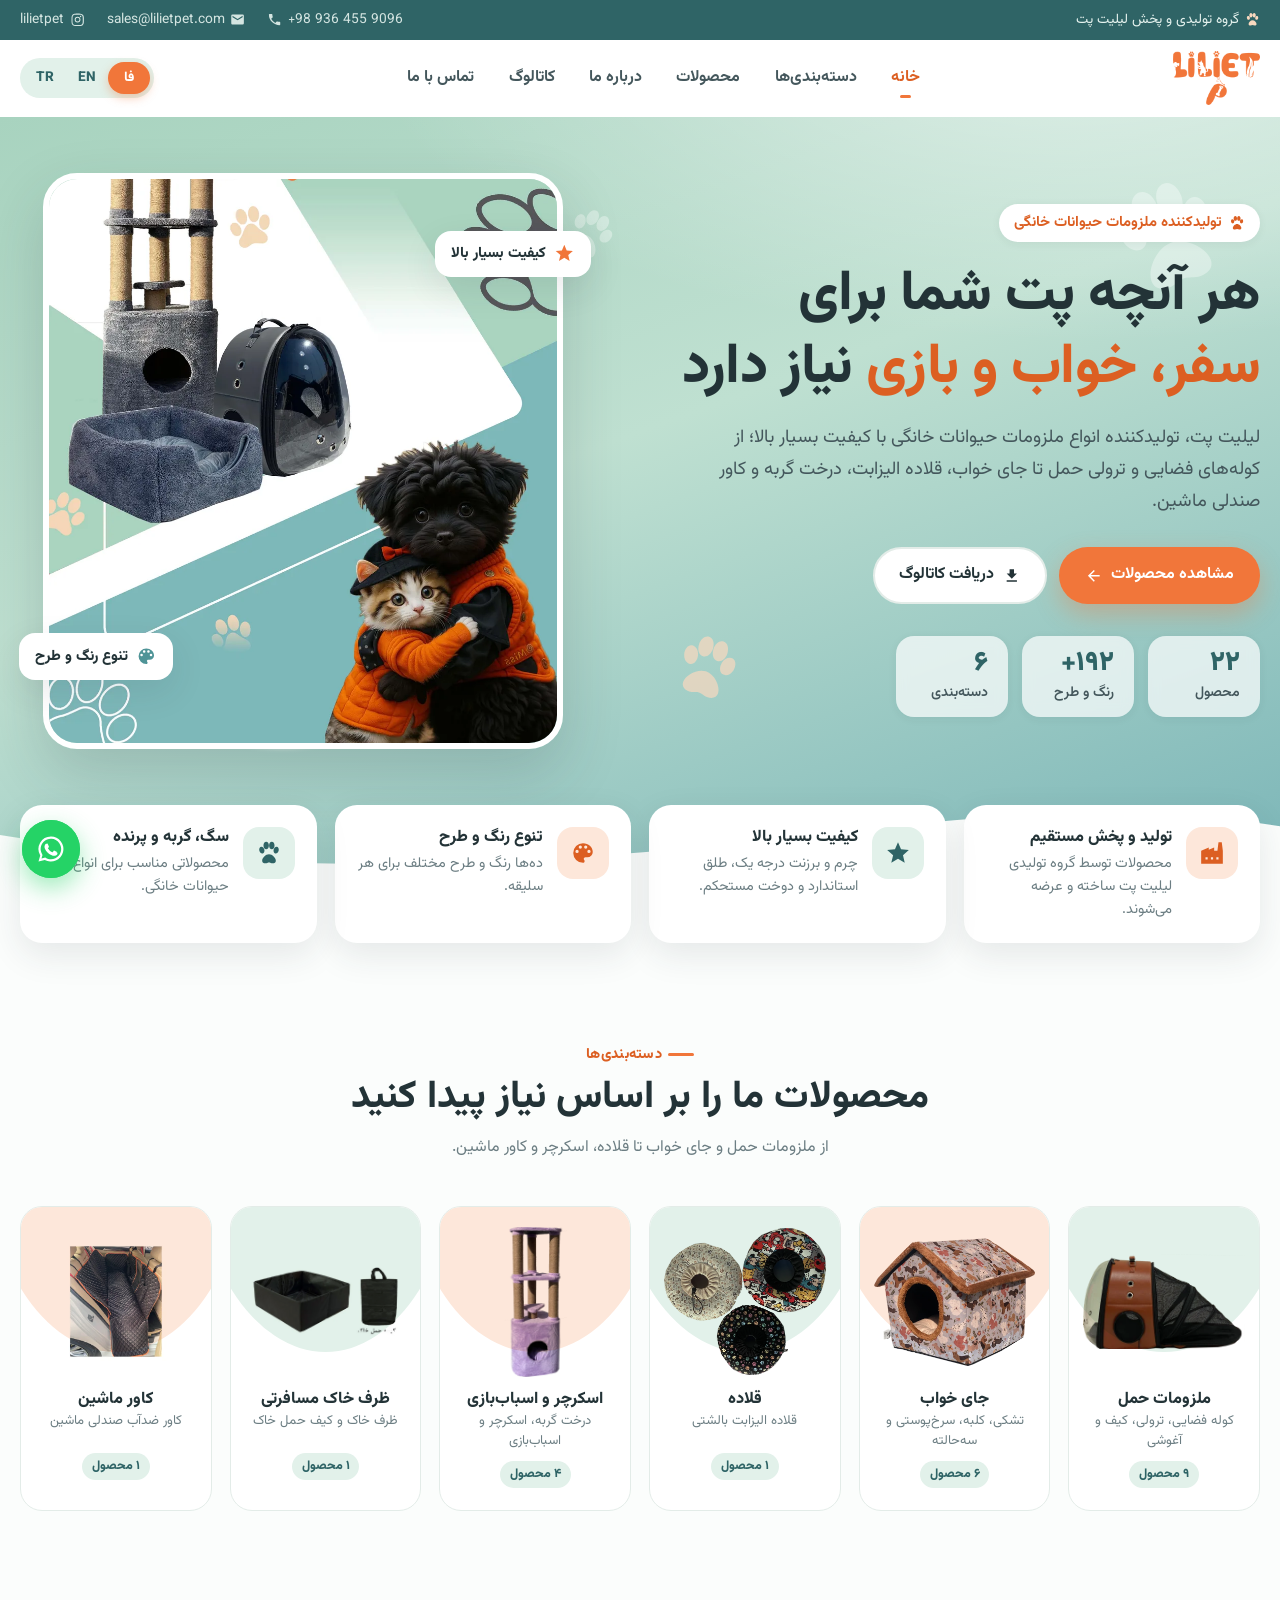
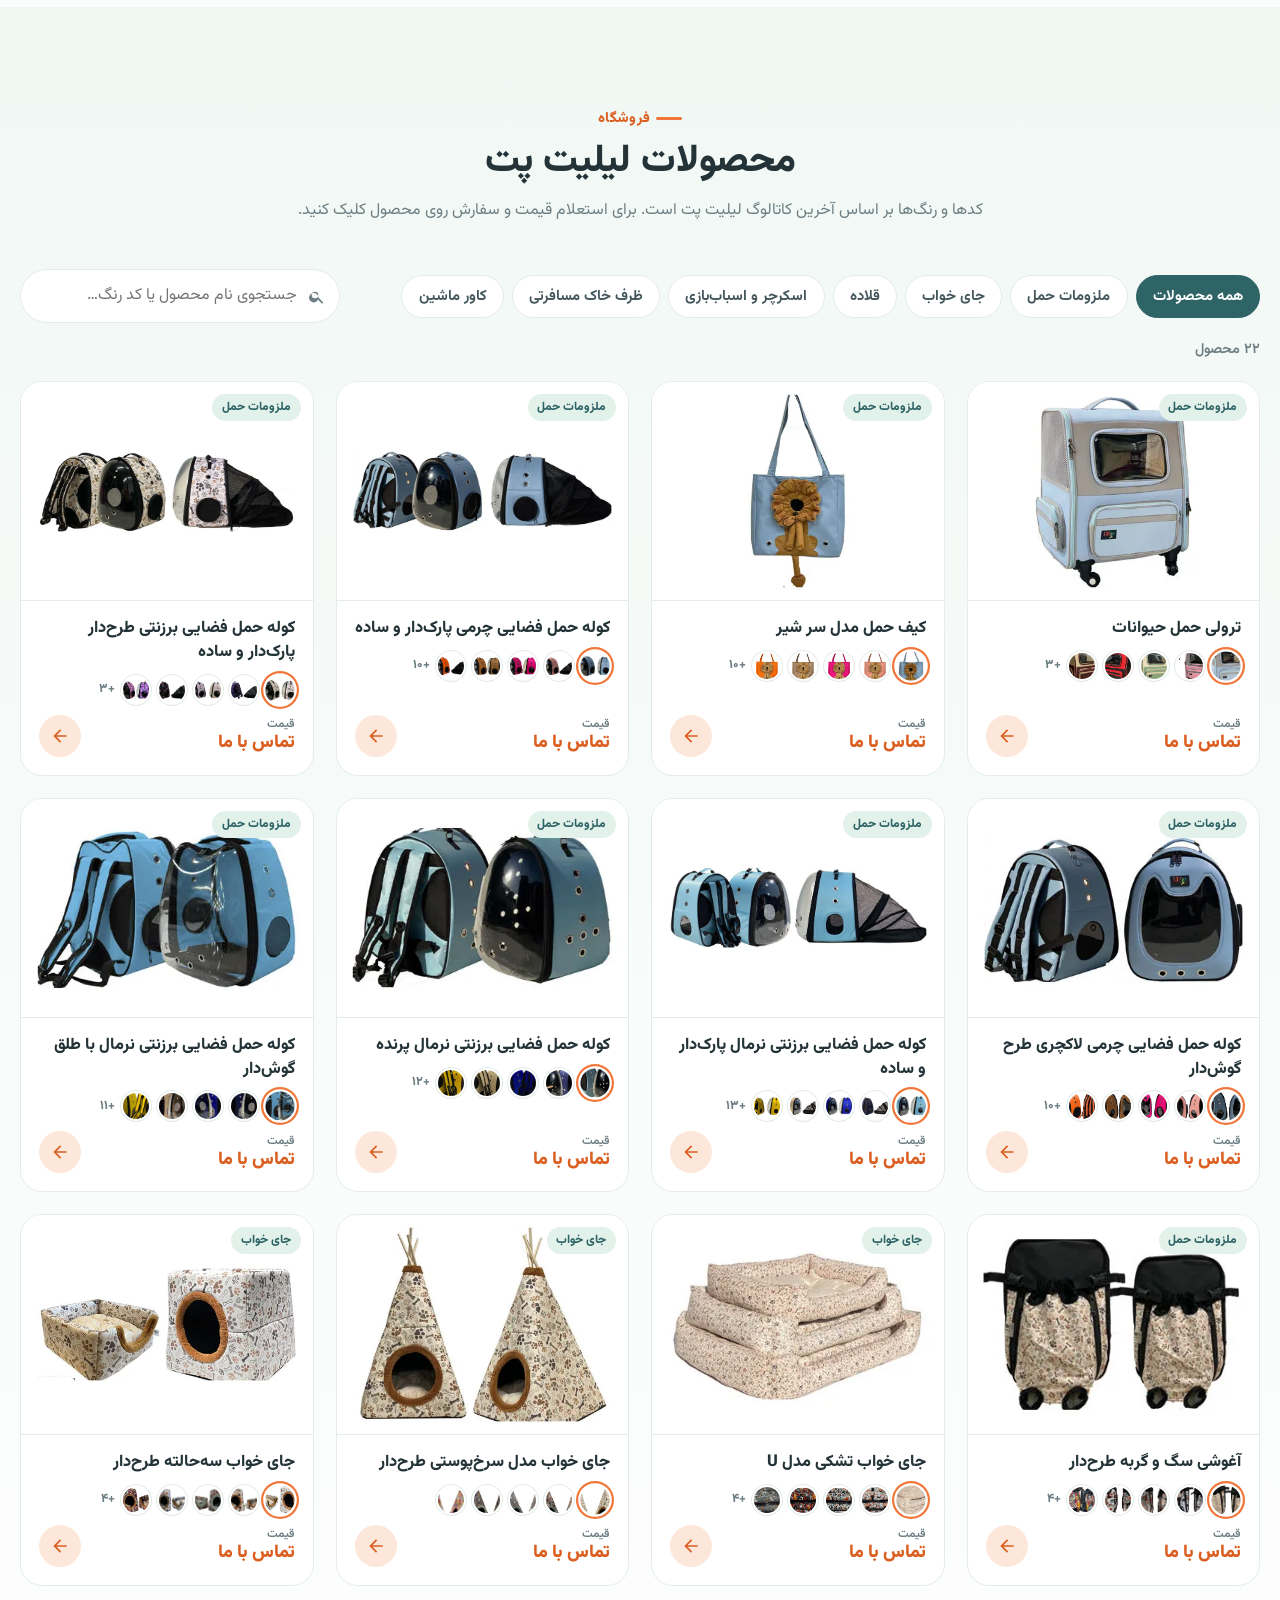
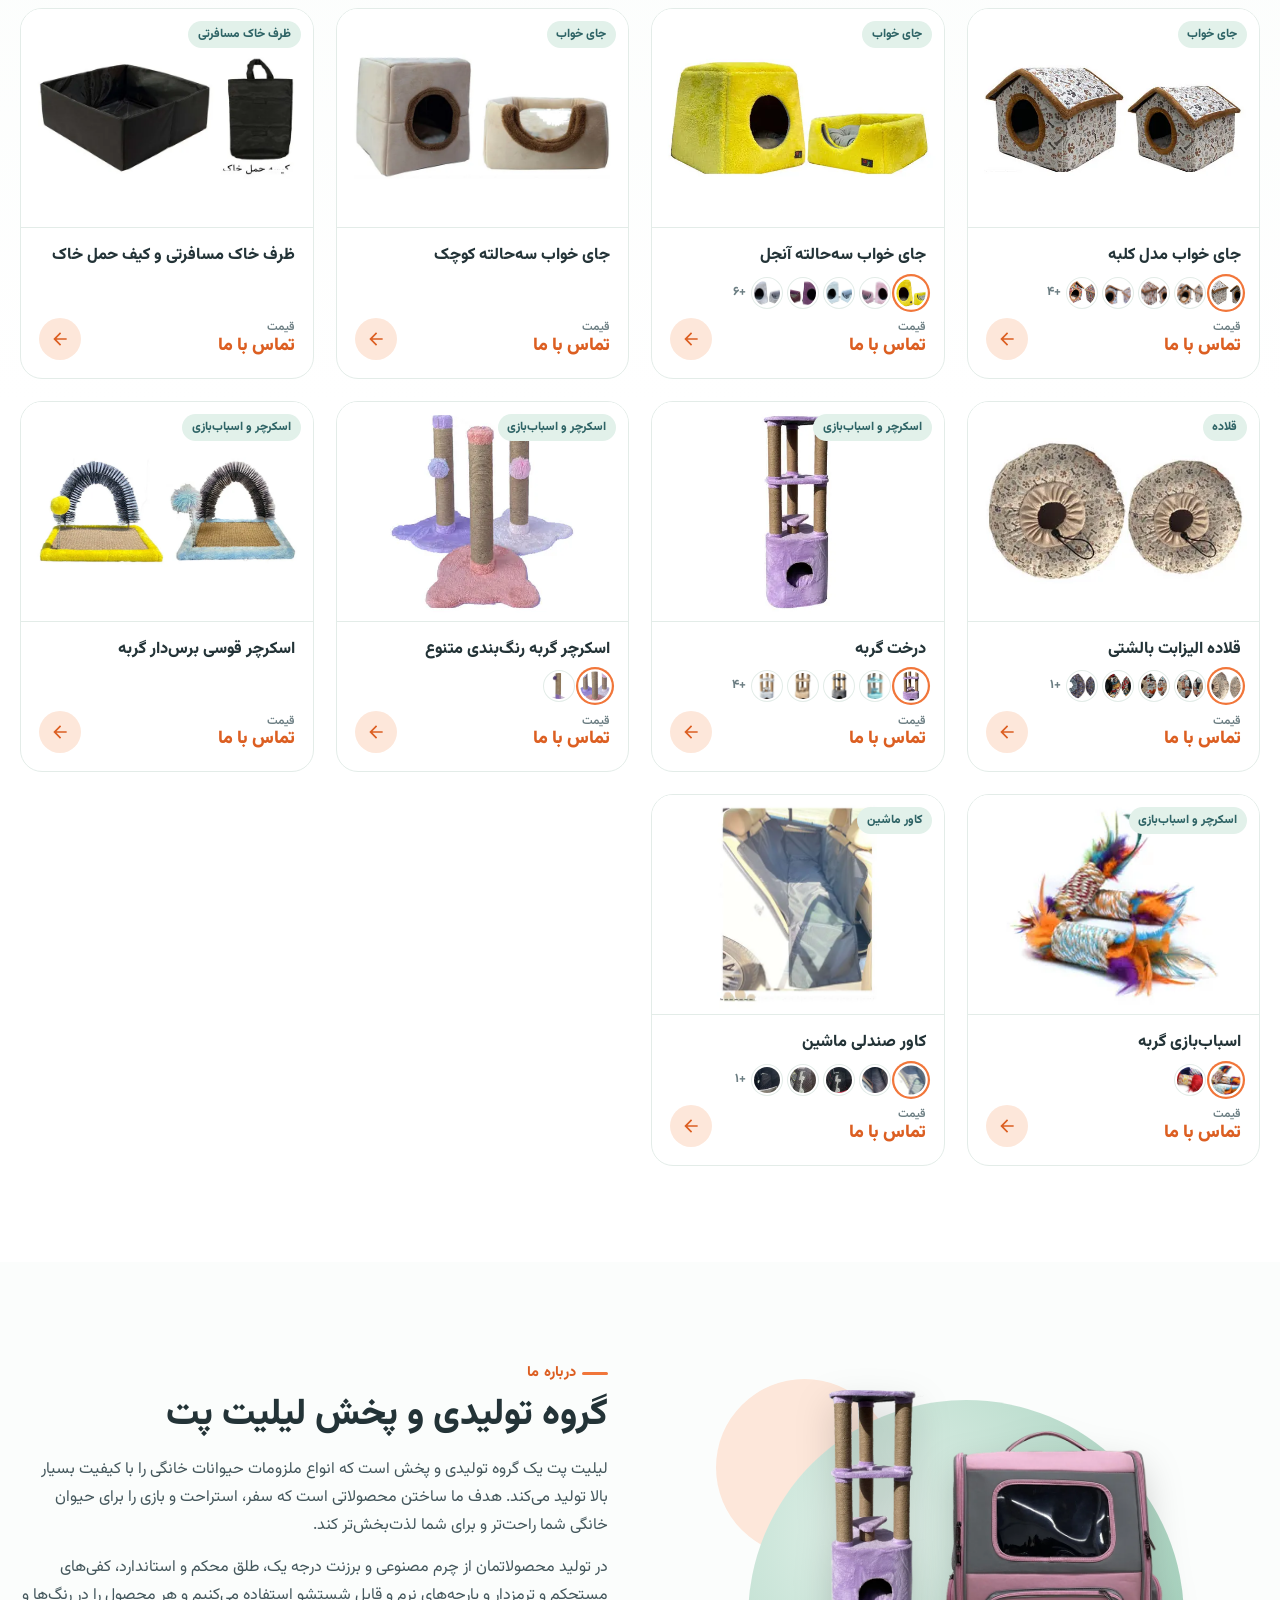
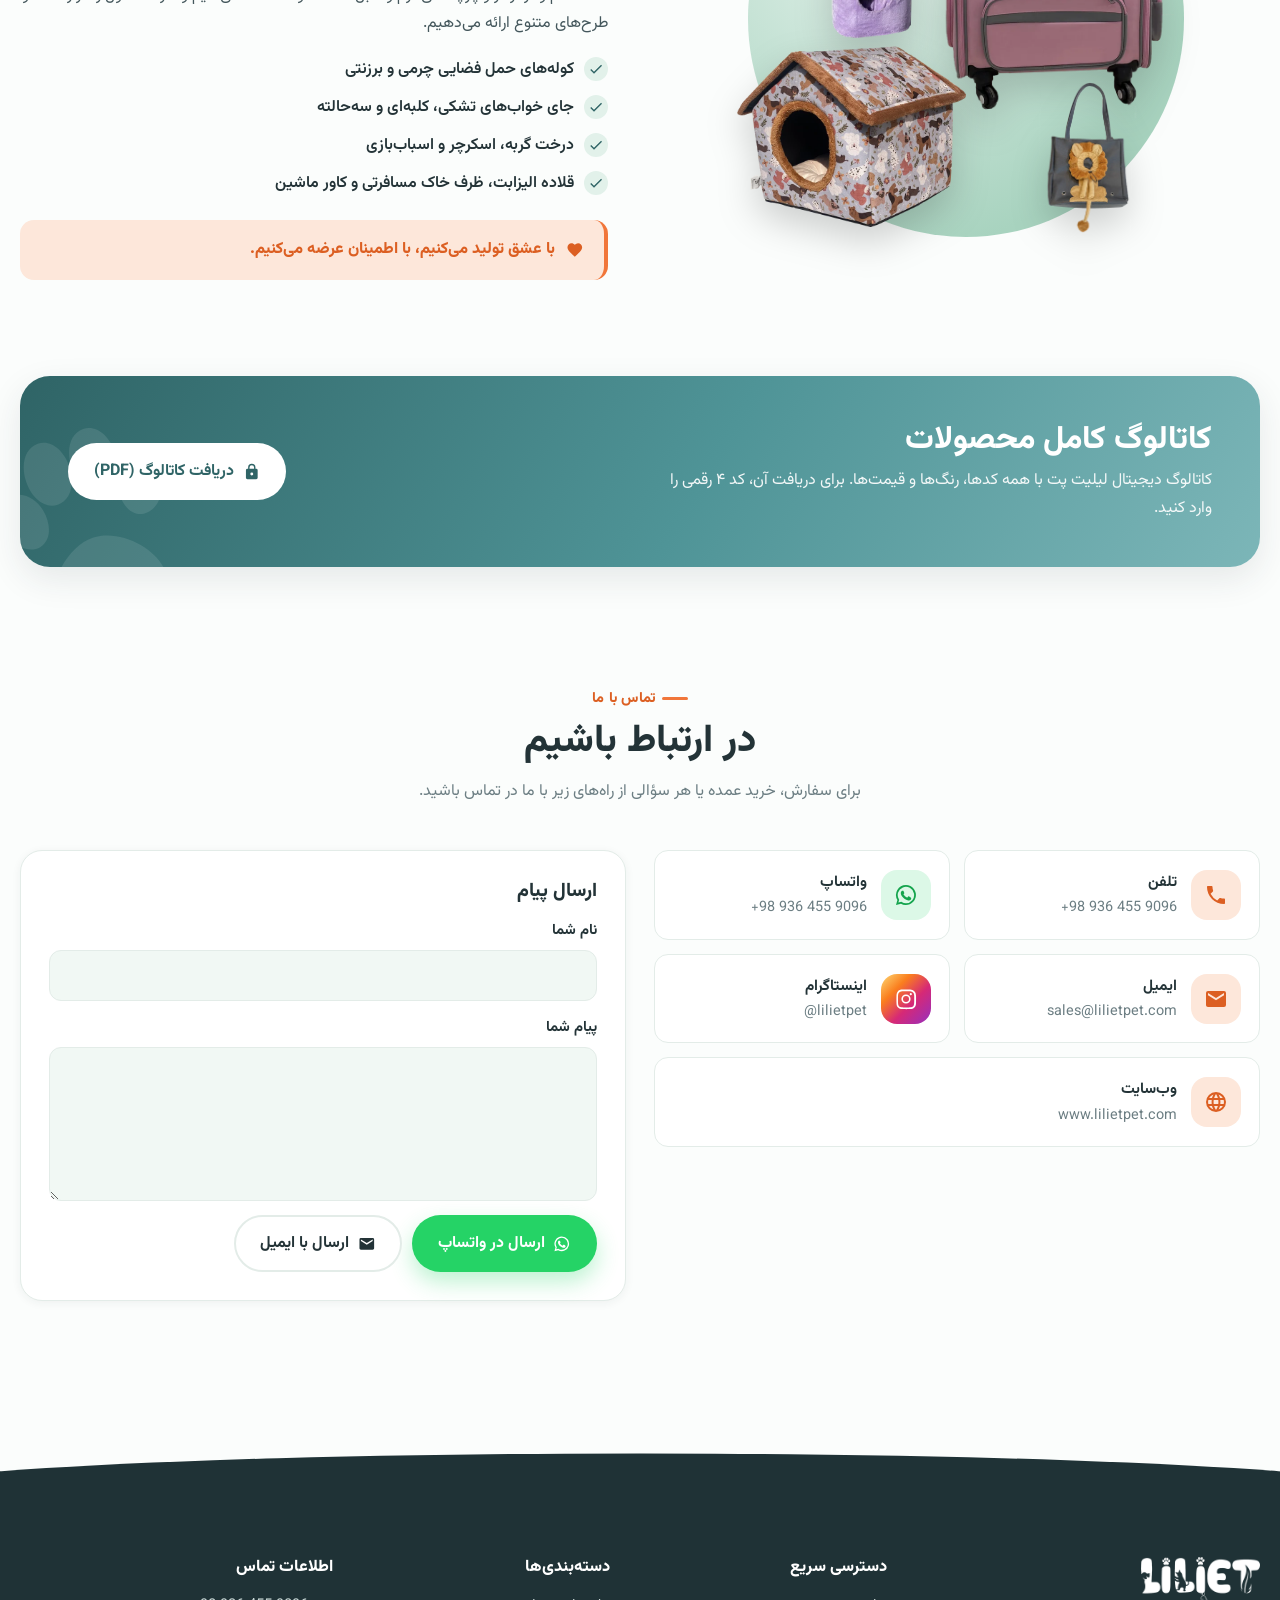
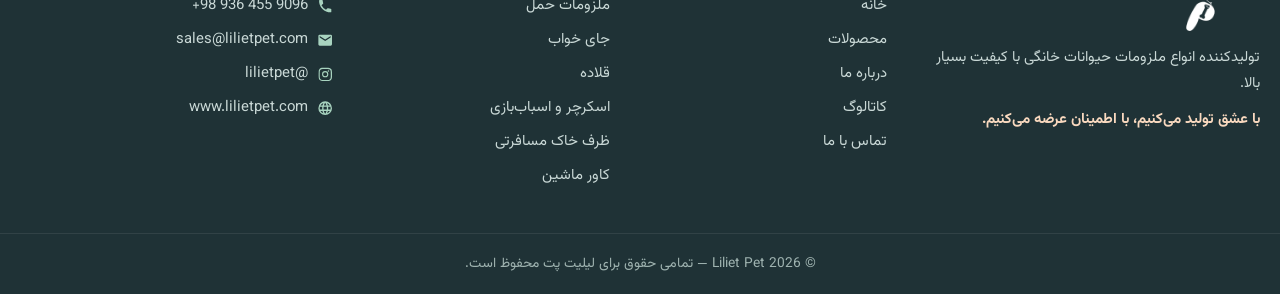
<file: index.html>
<!DOCTYPE html>
<html lang="fa" dir="rtl">
<head>
<meta charset="UTF-8">
<meta name="viewport" content="width=device-width, initial-scale=1">
<title>لیلیت پت | تولید و پخش ملزومات حیوانات خانگی</title>
<meta name="description" content="گروه تولیدی و پخش لیلیت پت؛ تولیدکننده کوله حمل فضایی، ترولی، جای خواب، قلاده، اسکرچر و کاور ماشین برای سگ، گربه و پرنده با کیفیت بسیار بالا.">
<meta name="theme-color" content="#A8D3BF">
<link rel="canonical" href="https://lilietpet.com/">
<link rel="alternate" hreflang="fa" href="https://lilietpet.com/?lang=fa">
<link rel="alternate" hreflang="en" href="https://lilietpet.com/?lang=en">
<link rel="alternate" hreflang="tr" href="https://lilietpet.com/?lang=tr">
<link rel="alternate" hreflang="x-default" href="https://lilietpet.com/">
<meta property="og:type" content="website">
<meta property="og:site_name" content="Liliet Pet">
<meta property="og:title" content="لیلیت پت | تولید و پخش ملزومات حیوانات خانگی">
<meta property="og:description" content="کوله حمل فضایی، ترولی، جای خواب، قلاده، اسکرچر و کاور ماشین برای سگ، گربه و پرنده.">
<meta property="og:url" content="https://lilietpet.com/">
<meta property="og:image" content="https://lilietpet.com/assets/img/brand/og-image.jpg">
<link rel="icon" href="favicon.svg" type="image/svg+xml">
<link rel="apple-touch-icon" href="assets/img/brand/logo.png">
<link rel="preconnect" href="https://fonts.googleapis.com">
<link rel="preconnect" href="https://fonts.gstatic.com" crossorigin>
<link href="https://fonts.googleapis.com/css2?family=Nunito:wght@400;600;700;800;900&family=Vazirmatn:wght@300;400;500;700;800;900&display=swap" rel="stylesheet">
<link rel="stylesheet" href="assets/css/style.css">
<script type="application/ld+json">
{
  "@context": "https://schema.org",
  "@type": "Organization",
  "name": "Liliet Pet",
  "alternateName": "لیلیت پت",
  "url": "https://lilietpet.com/",
  "logo": "https://lilietpet.com/assets/img/brand/logo.png",
  "email": "sales@lilietpet.com",
  "telephone": "+989364559096",
  "sameAs": ["https://www.instagram.com/lilietpet/"]
}
</script>
</head>
<body>
<svg width="0" height="0" style="position:absolute" aria-hidden="true">
  <symbol id="i-paw" viewBox="0 0 24 24"><path fill="currentColor" d="M12 13.2c-3.1 0-6.3 3.4-6.3 5.9 0 1.6 1.3 2.4 3 2.4 1.4 0 2.2-.7 3.3-.7s1.9.7 3.3.7c1.7 0 3-.8 3-2.4 0-2.5-3.2-5.9-6.3-5.9zM6.2 12.4c1.3-.3 1.9-2 1.5-3.7S5.9 5.9 4.6 6.2 2.7 8.2 3.1 9.9s1.8 2.8 3.1 2.5zm11.6 0c1.3.3 2.7-.8 3.1-2.5s-.2-3.4-1.5-3.7-2.7.8-3.1 2.5.2 3.4 1.5 3.7zM9.4 8.6c1.5 0 2.5-1.6 2.5-3.5S10.9 1.6 9.4 1.6 6.9 3.2 6.9 5.1s1 3.5 2.5 3.5zm5.2 0c1.5 0 2.5-1.6 2.5-3.5s-1-3.5-2.5-3.5-2.5 1.6-2.5 3.5 1 3.5 2.5 3.5z"/></symbol>
  <symbol id="i-phone" viewBox="0 0 24 24"><path fill="currentColor" d="M6.6 10.8a15.1 15.1 0 0 0 6.6 6.6l2.2-2.2c.3-.3.7-.4 1-.2 1.1.4 2.3.6 3.6.6.6 0 1 .4 1 1V20c0 .6-.4 1-1 1A17 17 0 0 1 3 4c0-.6.4-1 1-1h3.5c.6 0 1 .4 1 1 0 1.3.2 2.5.6 3.6.1.3 0 .7-.2 1z"/></symbol>
  <symbol id="i-wa" viewBox="0 0 24 24"><path fill="currentColor" d="M12 2a10 10 0 0 0-8.6 15.1L2 22l5-1.3A10 10 0 1 0 12 2zm0 18.2c-1.5 0-3-.4-4.3-1.2l-.3-.2-3 .8.8-2.9-.2-.3A8.2 8.2 0 1 1 12 20.2zm4.5-6.1c-.2-.1-1.5-.7-1.7-.8s-.4-.1-.6.1-.6.8-.8 1-.3.2-.5.1a6.7 6.7 0 0 1-3.3-2.9c-.3-.4.2-.4.7-1.3.1-.2 0-.3 0-.4l-.8-1.8c-.2-.5-.4-.4-.6-.4h-.5c-.2 0-.4.1-.7.3-.2.3-.9.9-.9 2.2s.9 2.5 1 2.7 1.8 2.8 4.4 3.9c1.6.7 2.3.8 3.1.6.5-.1 1.5-.6 1.7-1.2s.2-1.1.2-1.2c-.1-.1-.3-.2-.6-.3z"/></symbol>
  <symbol id="i-mail" viewBox="0 0 24 24"><path fill="currentColor" d="M20 4H4a2 2 0 0 0-2 2v12c0 1.1.9 2 2 2h16a2 2 0 0 0 2-2V6a2 2 0 0 0-2-2zm0 4.2-8 5-8-5V6l8 5 8-5z"/></symbol>
  <symbol id="i-ig" viewBox="0 0 24 24"><path fill="currentColor" d="M12 7.4a4.6 4.6 0 1 0 0 9.2 4.6 4.6 0 0 0 0-9.2zm0 7.6a3 3 0 1 1 0-6 3 3 0 0 1 0 6zm5.9-7.8a1.1 1.1 0 1 1-2.2 0 1.1 1.1 0 0 1 2.2 0zM21.9 8.3c0-1.6-.4-3-1.6-4.1s-2.5-1.5-4.1-1.6c-1.6-.1-6.5-.1-8.1 0-1.6.1-3 .4-4.1 1.6S2.6 6.7 2.5 8.3c-.1 1.6-.1 6.5 0 8.1.1 1.6.4 3 1.6 4.1s2.5 1.5 4.1 1.6c1.6.1 6.5.1 8.1 0 1.6-.1 3-.4 4.1-1.6s1.5-2.5 1.6-4.1c.1-1.6.1-6.5 0-8.1zm-2.1 9.9a3.3 3.3 0 0 1-1.9 1.9c-1.3.5-4.4.4-5.8.4s-4.6.1-5.8-.4a3.3 3.3 0 0 1-1.9-1.9c-.5-1.3-.4-4.4-.4-5.8s-.1-4.6.4-5.8a3.3 3.3 0 0 1 1.9-1.9c1.3-.5 4.4-.4 5.8-.4s4.6-.1 5.8.4a3.3 3.3 0 0 1 1.9 1.9c.5 1.3.4 4.4.4 5.8s.1 4.6-.4 5.8z"/></symbol>
  <symbol id="i-globe" viewBox="0 0 24 24"><path fill="currentColor" d="M12 2a10 10 0 1 0 0 20 10 10 0 0 0 0-20zm6.9 6h-2.9a15.7 15.7 0 0 0-1.4-3.6A8 8 0 0 1 18.9 8zM12 4c.8 1.2 1.5 2.5 1.9 4h-3.8c.4-1.4 1.1-2.8 1.9-4zM4.3 14a8.2 8.2 0 0 1 0-4h3.4a16.5 16.5 0 0 0 0 4zm.8 2h2.9c.3 1.3.8 2.5 1.4 3.6A8 8 0 0 1 5.1 16zM8 8H5.1a8 8 0 0 1 4.3-3.6C8.8 5.5 8.4 6.7 8 8zm4 12c-.8-1.2-1.5-2.5-1.9-4h3.8c-.4 1.4-1.1 2.8-1.9 4zm2.3-6H9.7a14.7 14.7 0 0 1 0-4h4.6a14.7 14.7 0 0 1 0 4zm.3 5.6c.6-1.1 1.1-2.3 1.4-3.6h2.9a8 8 0 0 1-4.3 3.6zm1.7-5.6a16.5 16.5 0 0 0 0-4h3.4a8.2 8.2 0 0 1 0 4z"/></symbol>
  <symbol id="i-search" viewBox="0 0 24 24"><path fill="currentColor" d="M15.5 14h-.8l-.3-.3A6.5 6.5 0 1 0 14 15.5l.3.3v.8l5 5 1.5-1.5zm-6 0a4.5 4.5 0 1 1 0-9 4.5 4.5 0 0 1 0 9z"/></symbol>
  <symbol id="i-menu" viewBox="0 0 24 24"><path fill="currentColor" d="M3 6h18v2H3zm0 5h18v2H3zm0 5h18v2H3z"/></symbol>
  <symbol id="i-close" viewBox="0 0 24 24"><path fill="currentColor" d="M19 6.4 17.6 5 12 10.6 6.4 5 5 6.4 10.6 12 5 17.6 6.4 19 12 13.4 17.6 19 19 17.6 13.4 12z"/></symbol>
  <symbol id="i-down" viewBox="0 0 24 24"><path fill="currentColor" d="M5 20h14v-2H5zm14-11h-4V3H9v6H5l7 7z"/></symbol>
  <symbol id="i-arrow" viewBox="0 0 24 24"><path fill="currentColor" d="M12 4 10.6 5.4 16.2 11H4v2h12.2l-5.6 5.6L12 20l8-8z"/></symbol>
  <symbol id="i-up" viewBox="0 0 24 24"><path fill="currentColor" d="M4 12l1.4 1.4L11 7.8V20h2V7.8l5.6 5.6L20 12l-8-8z"/></symbol>
  <symbol id="i-check" viewBox="0 0 24 24"><path fill="currentColor" d="M9 16.2 4.8 12l-1.4 1.4L9 19 21 7l-1.4-1.4z"/></symbol>
  <symbol id="i-factory" viewBox="0 0 24 24"><path fill="currentColor" d="M22 22H2V10l7-3v2l5-2v3h3l1-8h3l1 8zM6 18h2v-2H6zm5 0h2v-2h-2zm5 0h2v-2h-2z"/></symbol>
  <symbol id="i-star" viewBox="0 0 24 24"><path fill="currentColor" d="M12 17.3 18.2 21l-1.6-7L22 9.2l-7.2-.6L12 2 9.2 8.6 2 9.2 7.5 14l-1.7 7z"/></symbol>
  <symbol id="i-palette" viewBox="0 0 24 24"><path fill="currentColor" d="M12 3a9 9 0 0 0 0 18c.8 0 1.5-.7 1.5-1.5 0-.4-.1-.7-.4-1-.2-.3-.4-.6-.4-1 0-.8.7-1.5 1.5-1.5H16a5 5 0 0 0 5-5c0-4.4-4-8-9-8zm-5.5 9a1.5 1.5 0 1 1 0-3 1.5 1.5 0 0 1 0 3zm3-4a1.5 1.5 0 1 1 0-3 1.5 1.5 0 0 1 0 3zm5 0a1.5 1.5 0 1 1 0-3 1.5 1.5 0 0 1 0 3zm3 4a1.5 1.5 0 1 1 0-3 1.5 1.5 0 0 1 0 3z"/></symbol>
  <symbol id="i-heart" viewBox="0 0 24 24"><path fill="currentColor" d="m12 21.4-1.5-1.3C5.4 15.4 2 12.3 2 8.5 2 5.4 4.4 3 7.5 3c1.7 0 3.4.8 4.5 2.1A6 6 0 0 1 16.5 3C19.6 3 22 5.4 22 8.5c0 3.8-3.4 6.9-8.5 11.5z"/></symbol>
  <symbol id="i-lock" viewBox="0 0 24 24"><path fill="currentColor" d="M18 8h-1V6A5 5 0 0 0 7 6v2H6a2 2 0 0 0-2 2v10c0 1.1.9 2 2 2h12a2 2 0 0 0 2-2V10a2 2 0 0 0-2-2zm-6 9a2 2 0 1 1 0-4 2 2 0 0 1 0 4zm3.1-9H8.9V6a3.1 3.1 0 0 1 6.2 0z"/></symbol>
  <symbol id="i-link" viewBox="0 0 24 24"><path fill="currentColor" d="M3.9 12a3.1 3.1 0 0 1 3.1-3.1h4V7H7a5 5 0 0 0 0 10h4v-1.9H7A3.1 3.1 0 0 1 3.9 12zM8 13h8v-2H8zm9-6h-4v1.9h4a3.1 3.1 0 0 1 0 6.2h-4V17h4a5 5 0 0 0 0-10z"/></symbol>
</svg>

<a class="skip-link" href="#main" data-i18n="skip">رفتن به محتوا</a>

<div class="topbar">
  <div class="container topbar__inner">
    <p class="topbar__text"><svg class="ico"><use href="#i-paw"/></svg> <span data-i18n="topbar_text">گروه تولیدی و پخش لیلیت پت</span></p>
    <div class="topbar__links">
      <a href="tel:+989364559096" dir="ltr"><svg class="ico"><use href="#i-phone"/></svg> +98 936 455 9096</a>
      <a href="mailto:sales@lilietpet.com"><svg class="ico"><use href="#i-mail"/></svg> sales@lilietpet.com</a>
      <a href="https://www.instagram.com/lilietpet/" target="_blank" rel="noopener"><svg class="ico"><use href="#i-ig"/></svg> lilietpet</a>
    </div>
  </div>
</div>

<header class="header" id="header">
  <div class="container header__inner">
    <a href="#home" class="brand" aria-label="Liliet Pet">
      <img src="assets/img/brand/logo.png" alt="Liliet Pet" width="560" height="348">
    </a>
    <nav class="nav" id="nav" aria-label="main">
      <div class="nav__head">
        <img src="assets/img/brand/logo.png" alt="" width="560" height="348">
        <button class="icon-btn" id="navClose" data-i18n-aria="close" aria-label="بستن"><svg><use href="#i-close"/></svg></button>
      </div>
      <a href="#home" class="nav__link" data-i18n="nav_home">خانه</a>
      <a href="#categories" class="nav__link" data-i18n="nav_categories">دسته‌بندی‌ها</a>
      <a href="#products" class="nav__link" data-i18n="nav_products">محصولات</a>
      <a href="#about" class="nav__link" data-i18n="nav_about">درباره ما</a>
      <a href="#catalog" class="nav__link" data-i18n="nav_catalog">کاتالوگ</a>
      <a href="#contact" class="nav__link" data-i18n="nav_contact">تماس با ما</a>
    </nav>
    <div class="header__actions">
      <div class="lang" role="group" data-i18n-aria="lang_label" aria-label="زبان">
        <button type="button" data-lang="fa" class="active" lang="fa">فا</button>
        <button type="button" data-lang="en" lang="en">EN</button>
        <button type="button" data-lang="tr" lang="tr">TR</button>
      </div>
      <button class="icon-btn menu-btn" id="navOpen" data-i18n-aria="menu" aria-label="منو" aria-controls="nav" aria-expanded="false"><svg><use href="#i-menu"/></svg></button>
    </div>
  </div>
</header>
<div class="nav-backdrop" id="navBackdrop"></div>

<main id="main">
  <!-- HERO -->
  <section class="hero" id="home">
    <div class="hero__paws" aria-hidden="true">
      <svg class="p1"><use href="#i-paw"/></svg><svg class="p2"><use href="#i-paw"/></svg><svg class="p3"><use href="#i-paw"/></svg><svg class="p4"><use href="#i-paw"/></svg>
    </div>
    <div class="container hero__inner">
      <div class="hero__content">
        <span class="badge"><svg class="ico"><use href="#i-paw"/></svg> <span data-i18n="hero_badge">تولیدکننده ملزومات حیوانات خانگی</span></span>
        <h1 data-i18n-html="hero_title">هر آنچه پت شما برای <span>سفر، خواب و بازی</span> نیاز دارد</h1>
        <p class="hero__text" data-i18n="hero_text">لیلیت پت، تولیدکننده انواع ملزومات حیوانات خانگی با کیفیت بسیار بالا.</p>
        <div class="hero__cta">
          <a href="#products" class="btn btn--primary"><span data-i18n="hero_cta">مشاهده محصولات</span> <svg class="ico flip"><use href="#i-arrow"/></svg></a>
          <button type="button" class="btn btn--ghost" data-gate><svg class="ico"><use href="#i-down"/></svg> <span data-i18n="hero_cta2">دریافت کاتالوگ</span></button>
        </div>
        <dl class="stats">
          <div><dt id="statProducts">22</dt><dd data-i18n="stat_products">محصول</dd></div>
          <div><dt id="statVariants">190+</dt><dd data-i18n="stat_variants">رنگ و طرح</dd></div>
          <div><dt id="statCats">6</dt><dd data-i18n="stat_categories">دسته‌بندی</dd></div>
        </dl>
      </div>
      <div class="hero__visual">
        <div class="hero__blob"></div>
        <img src="assets/img/brand/hero.webp" alt="Liliet Pet" class="hero__img" width="1000" height="1110" fetchpriority="high">
        <div class="float-card float-card--a"><svg class="ico"><use href="#i-star"/></svg><span data-i18n="hero_float1">کیفیت بسیار بالا</span></div>
        <div class="float-card float-card--b"><svg class="ico"><use href="#i-palette"/></svg><span data-i18n="hero_float2">تنوع رنگ و طرح</span></div>
      </div>
    </div>
    <svg class="wave" viewBox="0 0 1440 80" preserveAspectRatio="none" aria-hidden="true"><path d="M0 40c240 40 480 40 720 20S1200-10 1440 30v50H0z"/></svg>
  </section>

  <!-- FEATURES -->
  <section class="features">
    <div class="container features__grid">
      <div class="feature reveal"><span class="feature__icon"><svg><use href="#i-factory"/></svg></span><div><h3 data-i18n="feat1_t">تولید و پخش مستقیم</h3><p data-i18n="feat1_d"></p></div></div>
      <div class="feature reveal"><span class="feature__icon"><svg><use href="#i-star"/></svg></span><div><h3 data-i18n="feat2_t">کیفیت بسیار بالا</h3><p data-i18n="feat2_d"></p></div></div>
      <div class="feature reveal"><span class="feature__icon"><svg><use href="#i-palette"/></svg></span><div><h3 data-i18n="feat3_t">تنوع رنگ و طرح</h3><p data-i18n="feat3_d"></p></div></div>
      <div class="feature reveal"><span class="feature__icon"><svg><use href="#i-paw"/></svg></span><div><h3 data-i18n="feat4_t">سگ، گربه و پرنده</h3><p data-i18n="feat4_d"></p></div></div>
    </div>
  </section>

  <!-- CATEGORIES -->
  <section class="section" id="categories">
    <div class="container">
      <header class="section__head reveal">
        <span class="eyebrow" data-i18n="cats_eyebrow">دسته‌بندی‌ها</span>
        <h2 data-i18n="cats_title">محصولات ما را بر اساس نیاز پیدا کنید</h2>
        <p data-i18n="cats_text"></p>
      </header>
      <div class="cats" id="catGrid"></div>
    </div>
  </section>

  <!-- PRODUCTS -->
  <section class="section section--tint" id="products">
    <div class="container">
      <header class="section__head reveal">
        <span class="eyebrow" data-i18n="prod_eyebrow">فروشگاه</span>
        <h2 data-i18n="prod_title">محصولات لیلیت پت</h2>
        <p data-i18n="prod_text"></p>
      </header>
      <div class="toolbar">
        <div class="chips" id="chips" role="tablist"></div>
        <label class="search">
          <svg class="ico"><use href="#i-search"/></svg>
          <input type="search" id="search" data-i18n-ph="search_ph" placeholder="جستجوی نام محصول یا کد رنگ…" autocomplete="off">
        </label>
      </div>
      <p class="results" id="results" aria-live="polite"></p>
      <div class="grid" id="grid"></div>
      <p class="empty" id="empty" hidden data-i18n="empty">محصولی پیدا نشد.</p>
    </div>
  </section>

  <!-- ABOUT -->
  <section class="section about" id="about">
    <div class="container about__inner">
      <div class="about__media reveal">
        <div class="about__collage">
          <img src="assets/img/categories/trolley.webp" alt="" loading="lazy" class="c1">
          <img src="assets/img/categories/beds.webp" alt="" loading="lazy" class="c2">
          <img src="assets/img/categories/scratchers.webp" alt="" loading="lazy" class="c3">
          <img src="assets/img/categories/bag.webp" alt="" loading="lazy" class="c4">
        </div>
      </div>
      <div class="about__content reveal">
        <span class="eyebrow" data-i18n="about_eyebrow">درباره ما</span>
        <h2 data-i18n="about_title">گروه تولیدی و پخش لیلیت پت</h2>
        <p data-i18n="about_p1"></p>
        <p data-i18n="about_p2"></p>
        <ul class="checks">
          <li><svg class="ico"><use href="#i-check"/></svg><span data-i18n="about_li1"></span></li>
          <li><svg class="ico"><use href="#i-check"/></svg><span data-i18n="about_li2"></span></li>
          <li><svg class="ico"><use href="#i-check"/></svg><span data-i18n="about_li3"></span></li>
          <li><svg class="ico"><use href="#i-check"/></svg><span data-i18n="about_li4"></span></li>
        </ul>
        <blockquote class="quote"><svg class="ico"><use href="#i-heart"/></svg><span data-i18n="about_quote">با عشق تولید می‌کنیم، با اطمینان عرضه می‌کنیم.</span></blockquote>
      </div>
    </div>
  </section>

  <!-- CATALOG CTA -->
  <section class="catalog" id="catalog">
    <div class="container">
      <div class="catalog__box reveal">
        <svg class="catalog__paw" aria-hidden="true"><use href="#i-paw"/></svg>
        <div>
          <h2 data-i18n="catalog_title">کاتالوگ کامل محصولات</h2>
          <p data-i18n="catalog_text"></p>
        </div>
        <div class="catalog__btns">
          <button type="button" class="btn btn--light" data-gate><svg class="ico"><use href="#i-lock"/></svg> <span data-i18n="catalog_btn">دریافت کاتالوگ (PDF)</span></button>
        </div>
      </div>
    </div>
  </section>

  <!-- CONTACT -->
  <section class="section" id="contact">
    <div class="container">
      <header class="section__head reveal">
        <span class="eyebrow" data-i18n="contact_eyebrow">تماس با ما</span>
        <h2 data-i18n="contact_title">در ارتباط باشیم</h2>
        <p data-i18n="contact_text"></p>
      </header>
      <div class="contact">
        <div class="contact__cards">
          <a class="ccard reveal" href="tel:+989364559096"><span class="ccard__icon"><svg><use href="#i-phone"/></svg></span><span><strong data-i18n="c_phone">تلفن</strong><span dir="ltr">+98 936 455 9096</span></span></a>
          <a class="ccard reveal" href="https://wa.me/989364559096" target="_blank" rel="noopener"><span class="ccard__icon ccard__icon--wa"><svg><use href="#i-wa"/></svg></span><span><strong data-i18n="c_whatsapp">واتساپ</strong><span dir="ltr">+98 936 455 9096</span></span></a>
          <a class="ccard reveal" href="mailto:sales@lilietpet.com"><span class="ccard__icon"><svg><use href="#i-mail"/></svg></span><span><strong data-i18n="c_email">ایمیل</strong><span dir="ltr">sales@lilietpet.com</span></span></a>
          <a class="ccard reveal" href="https://www.instagram.com/lilietpet/" target="_blank" rel="noopener"><span class="ccard__icon ccard__icon--ig"><svg><use href="#i-ig"/></svg></span><span><strong data-i18n="c_instagram">اینستاگرام</strong><span dir="ltr">@lilietpet</span></span></a>
          <a class="ccard reveal" href="https://lilietpet.com"><span class="ccard__icon"><svg><use href="#i-globe"/></svg></span><span><strong data-i18n="c_website">وب‌سایت</strong><span dir="ltr">www.lilietpet.com</span></span></a>
        </div>
        <form class="form reveal" id="contactForm">
          <h3 data-i18n="form_title">ارسال پیام</h3>
          <label><span data-i18n="form_name">نام شما</span><input name="name" required autocomplete="name"></label>
          <label><span data-i18n="form_msg">پیام شما</span><textarea name="message" rows="5" required></textarea></label>
          <div class="form__btns">
            <button type="submit" class="btn btn--wa" value="wa"><svg class="ico"><use href="#i-wa"/></svg> <span data-i18n="form_wa">ارسال در واتساپ</span></button>
            <button type="submit" class="btn btn--ghost" value="mail"><svg class="ico"><use href="#i-mail"/></svg> <span data-i18n="form_mail">ارسال با ایمیل</span></button>
          </div>
        </form>
      </div>
    </div>
  </section>
</main>

<footer class="footer">
  <div class="container footer__grid">
    <div class="footer__brand">
      <img src="assets/img/brand/logo-white.png" alt="Liliet Pet" width="560" height="348" loading="lazy">
      <p data-i18n="footer_text">تولیدکننده انواع ملزومات حیوانات خانگی با کیفیت بسیار بالا.</p>
      <p class="footer__quote" data-i18n="about_quote"></p>
    </div>
    <div>
      <h4 data-i18n="footer_links">دسترسی سریع</h4>
      <ul>
        <li><a href="#home" data-i18n="nav_home">خانه</a></li>
        <li><a href="#products" data-i18n="nav_products">محصولات</a></li>
        <li><a href="#about" data-i18n="nav_about">درباره ما</a></li>
        <li><a href="#catalog" data-i18n="nav_catalog">کاتالوگ</a></li>
        <li><a href="#contact" data-i18n="nav_contact">تماس با ما</a></li>
      </ul>
    </div>
    <div>
      <h4 data-i18n="footer_cats">دسته‌بندی‌ها</h4>
      <ul id="footerCats"></ul>
    </div>
    <div>
      <h4 data-i18n="footer_contact">اطلاعات تماس</h4>
      <ul class="footer__contact">
        <li><svg class="ico"><use href="#i-phone"/></svg><a href="tel:+989364559096" dir="ltr">+98 936 455 9096</a></li>
        <li><svg class="ico"><use href="#i-mail"/></svg><a href="mailto:sales@lilietpet.com">sales@lilietpet.com</a></li>
        <li><svg class="ico"><use href="#i-ig"/></svg><a href="https://www.instagram.com/lilietpet/" target="_blank" rel="noopener">@lilietpet</a></li>
        <li><svg class="ico"><use href="#i-globe"/></svg><a href="https://lilietpet.com">www.lilietpet.com</a></li>
      </ul>
    </div>
  </div>
  <div class="footer__bottom">
    <div class="container"><p>© <span id="year">2026</span> Liliet Pet — <span data-i18n="rights">تمامی حقوق برای لیلیت پت محفوظ است.</span></p></div>
  </div>
</footer>

<a class="wa-float" href="https://wa.me/989364559096" target="_blank" rel="noopener" aria-label="WhatsApp"><svg><use href="#i-wa"/></svg></a>
<button class="to-top" id="toTop" data-i18n-aria="to_top" aria-label="بازگشت به بالا"><svg><use href="#i-up"/></svg></button>

<!-- PRODUCT MODAL -->
<div class="modal" id="modal" hidden>
  <div class="modal__overlay" data-close></div>
  <div class="modal__dialog" role="dialog" aria-modal="true" aria-labelledby="mTitle">
    <button class="icon-btn modal__close" data-close data-i18n-aria="close" aria-label="بستن"><svg><use href="#i-close"/></svg></button>
    <div class="modal__body">
      <div class="modal__gallery">
        <div class="modal__main"><img id="mImg" alt=""></div>
        <p class="modal__variant" id="mVariant"></p>
        <div class="thumbs" id="mThumbs"></div>
      </div>
      <div class="modal__info">
        <span class="eyebrow" id="mCat"></span>
        <h2 id="mTitle"></h2>
        <h3 class="modal__sub" data-i18n="m_models">مدل‌ها و قیمت</h3>
        <div class="table-wrap"><table class="models" id="mModels"></table></div>
        <h3 class="modal__sub" data-i18n="m_features">ویژگی‌ها</h3>
        <ul class="checks checks--sm" id="mFeatures"></ul>
        <div class="modal__actions">
          <a class="btn btn--wa" id="mWa" target="_blank" rel="noopener"><svg class="ico"><use href="#i-wa"/></svg> <span data-i18n="m_order_wa">سفارش در واتساپ</span></a>
          <a class="btn btn--ghost" href="tel:+989364559096"><svg class="ico"><use href="#i-phone"/></svg> <span data-i18n="m_call">تماس تلفنی</span></a>
          <button class="btn btn--icon" id="mShare" type="button" data-i18n-aria="m_share" aria-label="کپی لینک محصول"><svg class="ico"><use href="#i-link"/></svg></button>
        </div>
        <p class="modal__note" data-i18n="m_note"></p>
      </div>
    </div>
  </div>
</div>
<!-- CATALOG CODE DIALOG -->
<div class="modal gate" id="gate" hidden>
  <div class="modal__overlay" data-gate-close></div>
  <div class="modal__dialog gate__dialog" role="dialog" aria-modal="true" aria-labelledby="gateTitle">
    <button class="icon-btn modal__close" data-gate-close data-i18n-aria="close" aria-label="بستن"><svg><use href="#i-close"/></svg></button>
    <span class="gate__icon"><svg><use href="#i-lock"/></svg></span>
    <h2 id="gateTitle" data-i18n="gate_title">دریافت کاتالوگ دیجیتال</h2>
    <p class="gate__text" data-i18n="gate_text">برای دانلود کاتالوگ دیجیتال، کد ۴ رقمی را وارد کنید.</p>
    <form id="gateForm" novalidate>
      <label class="gate__label" for="gateCode" data-i18n="gate_label">کد ۴ رقمی</label>
      <input id="gateCode" class="gate__input" type="text" inputmode="numeric" autocomplete="off" maxlength="4" dir="ltr" placeholder="• • • •" required>
      <p class="gate__msg" id="gateMsg" role="alert" aria-live="assertive"></p>
      <div class="gate__progress" id="gateProgress" hidden><span></span></div>
      <button type="submit" class="btn btn--primary gate__submit" id="gateSubmit"><svg class="ico"><use href="#i-down"/></svg> <span data-i18n="gate_submit">دریافت کاتالوگ</span></button>
      <a class="gate__file" id="gateFile" hidden><svg class="ico"><use href="#i-down"/></svg> <span data-i18n="gate_open">اگر دانلود شروع نشد، اینجا را بزنید</span></a>
    </form>
    <div class="gate__help">
      <p data-i18n="gate_help">کد را ندارید؟ برای دریافت کد با شماره ۰۹۳۶۴۵۵۹۰۹۶ تماس بگیرید.</p>
      <div class="gate__contact">
        <a class="btn btn--ghost" href="tel:+989364559096"><svg class="ico"><use href="#i-phone"/></svg> <span data-i18n="gate_call">تماس برای دریافت کد</span></a>
        <a class="btn btn--wa" id="gateWa" target="_blank" rel="noopener" href="https://wa.me/989364559096"><svg class="ico"><use href="#i-wa"/></svg> <span data-i18n="gate_wa">درخواست کد در واتساپ</span></a>
      </div>
    </div>
  </div>
</div>
<div class="toast" id="toast" role="status" aria-live="polite"></div>

<script src="assets/js/i18n.js"></script>
<script src="assets/js/products.js"></script>
<script src="assets/js/catalog-crypto.js"></script>
<script src="assets/js/app.js"></script>
</body>
</html>
</file>
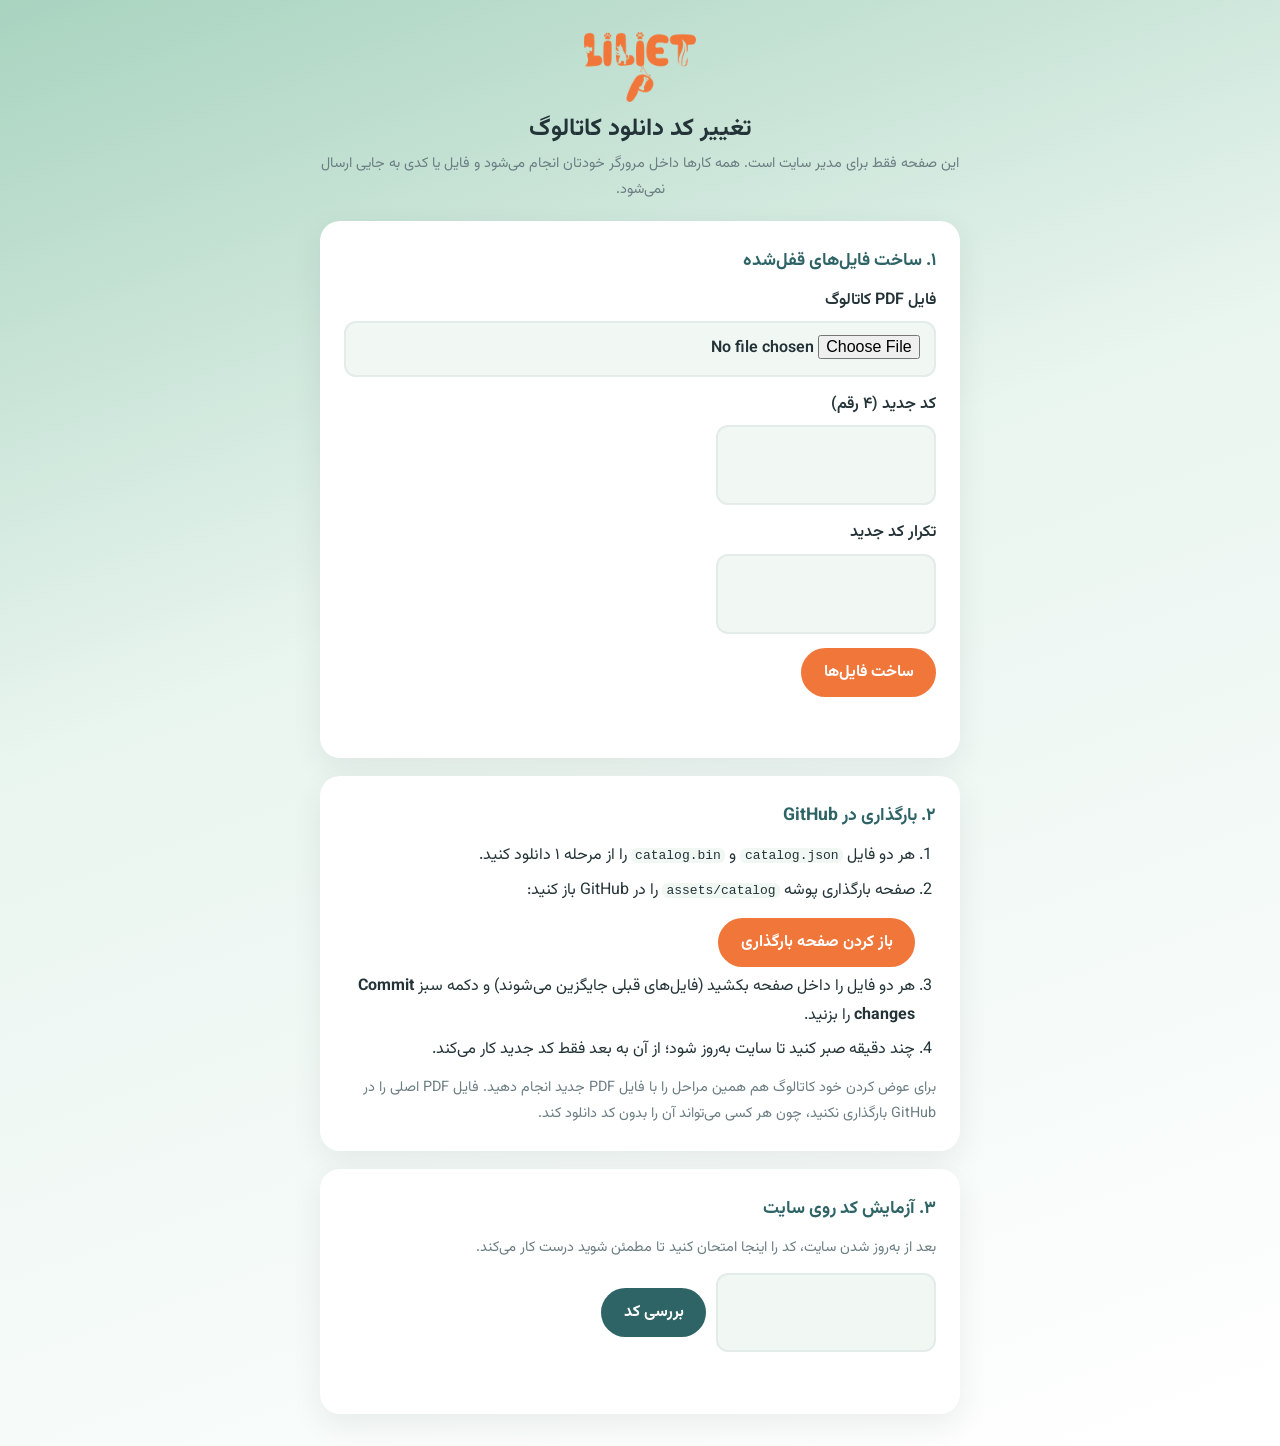
<file: tools/catalog-lock.html>
<!DOCTYPE html>
<html lang="fa" dir="rtl">
<head>
<meta charset="UTF-8">
<meta name="viewport" content="width=device-width, initial-scale=1">
<meta name="robots" content="noindex, nofollow">
<title>تغییر کد کاتالوگ | لیلیت پت</title>
<link rel="icon" href="../favicon.svg" type="image/svg+xml">
<link rel="preconnect" href="https://fonts.googleapis.com">
<link rel="preconnect" href="https://fonts.gstatic.com" crossorigin>
<link href="https://fonts.googleapis.com/css2?family=Vazirmatn:wght@400;600;800&display=swap" rel="stylesheet">
<style>
  :root { --mint: #a8d3bf; --mint-50: #f1f8f4; --teal: #2f6466; --orange: #f1763a; --ink: #233337; --muted: #6c7e83; --line: #e3ece8; }
  * { box-sizing: border-box; margin: 0; }
  body { font-family: "Vazirmatn", system-ui, sans-serif; color: var(--ink); background: linear-gradient(160deg, var(--mint), #e9f5ef 40%, #fff); min-height: 100vh; padding: 32px 16px; line-height: 1.8; }
  main { max-width: 640px; margin: 0 auto; display: grid; gap: 18px; }
  header { text-align: center; }
  header img { height: 70px; margin: 0 auto 6px; display: block; }
  h1 { font-size: 1.5rem; }
  .card { background: #fff; border-radius: 20px; padding: 24px; box-shadow: 0 10px 30px rgba(35, 51, 55, .08); }
  h2 { font-size: 1.1rem; color: var(--teal); margin-bottom: 10px; }
  ol { padding-inline-start: 1.3em; display: grid; gap: 6px; }
  label { display: grid; gap: 6px; font-weight: 600; margin-bottom: 14px; }
  input[type=file], input[type=text] { width: 100%; padding: .7em .9em; border: 2px solid var(--line); border-radius: 12px; background: var(--mint-50); font: inherit; }
  input.code { font: 800 1.6rem "Vazirmatn", sans-serif; letter-spacing: .4em; text-align: center; direction: ltr; max-width: 220px; }
  button, .btn { display: inline-flex; align-items: center; justify-content: center; gap: .4em; padding: .75em 1.4em; border: 0; border-radius: 999px; background: var(--orange); color: #fff; font: 700 1rem "Vazirmatn", sans-serif; cursor: pointer; text-decoration: none; }
  button:disabled { opacity: .6; cursor: progress; }
  .btn--teal { background: var(--teal); }
  .row { display: flex; gap: 10px; flex-wrap: wrap; margin-top: 12px; }
  .msg { margin-top: 12px; font-weight: 600; min-height: 1.6em; }
  .err { color: #d33a2f; } .ok { color: #14834a; }
  .note { font-size: .9rem; color: var(--muted); }
  code { background: var(--mint-50); padding: 0 .35em; border-radius: 6px; direction: ltr; unicode-bidi: embed; }
  [hidden] { display: none !important; }
</style>
</head>
<body>
<main>
  <header>
    <img src="../assets/img/brand/logo.png" alt="Liliet Pet">
    <h1>تغییر کد دانلود کاتالوگ</h1>
    <p class="note">این صفحه فقط برای مدیر سایت است. همه کارها داخل مرورگر خودتان انجام می‌شود و فایل یا کدی به جایی ارسال نمی‌شود.</p>
  </header>

  <section class="card">
    <h2>۱. ساخت فایل‌های قفل‌شده</h2>
    <form id="lockForm">
      <label>فایل PDF کاتالوگ
        <input type="file" id="pdf" accept="application/pdf,.pdf" required>
      </label>
      <label>کد جدید (۴ رقم)
        <input type="text" class="code" id="code1" inputmode="numeric" maxlength="4" autocomplete="off" required>
      </label>
      <label>تکرار کد جدید
        <input type="text" class="code" id="code2" inputmode="numeric" maxlength="4" autocomplete="off" required>
      </label>
      <button type="submit" id="lockBtn">ساخت فایل‌ها</button>
    </form>
    <p class="msg" id="lockMsg"></p>
    <div class="row" id="downloads" hidden>
      <a class="btn btn--teal" id="dlJson" download="catalog.json">دانلود catalog.json</a>
      <a class="btn btn--teal" id="dlBin" download="catalog.bin">دانلود catalog.bin</a>
    </div>
  </section>

  <section class="card">
    <h2>۲. بارگذاری در GitHub</h2>
    <ol>
      <li>هر دو فایل <code>catalog.json</code> و <code>catalog.bin</code> را از مرحله ۱ دانلود کنید.</li>
      <li>صفحه بارگذاری پوشه <code>assets/catalog</code> را در GitHub باز کنید:
        <div class="row"><a class="btn" href="https://github.com/alirezasa/Liliet-Shop/upload/main/assets/catalog" target="_blank" rel="noopener">باز کردن صفحه بارگذاری</a></div>
      </li>
      <li>هر دو فایل را داخل صفحه بکشید (فایل‌های قبلی جایگزین می‌شوند) و دکمه سبز <b>Commit changes</b> را بزنید.</li>
      <li>چند دقیقه صبر کنید تا سایت به‌روز شود؛ از آن به بعد فقط کد جدید کار می‌کند.</li>
    </ol>
    <p class="note" style="margin-top:10px">برای عوض کردن خود کاتالوگ هم همین مراحل را با فایل PDF جدید انجام دهید. فایل PDF اصلی را در GitHub بارگذاری نکنید، چون هر کسی می‌تواند آن را بدون کد دانلود کند.</p>
  </section>

  <section class="card">
    <h2>۳. آزمایش کد روی سایت</h2>
    <p class="note">بعد از به‌روز شدن سایت، کد را اینجا امتحان کنید تا مطمئن شوید درست کار می‌کند.</p>
    <form id="testForm" class="row" style="align-items:center">
      <input type="text" class="code" id="testCode" inputmode="numeric" maxlength="4" autocomplete="off" required>
      <button type="submit" class="btn--teal" id="testBtn">بررسی کد</button>
    </form>
    <p class="msg" id="testMsg"></p>
  </section>
</main>

<script src="../assets/js/catalog-crypto.js"></script>
<script>
(function () {
  var C = window.LilietCatalogCrypto;
  function $(id) { return document.getElementById(id); }
  function say(el, text, cls) { el.textContent = text; el.className = "msg" + (cls ? " " + cls : ""); }
  function clean(el) { el.value = C.normalizeCode(el.value).replace(/\D/g, "").slice(0, 4); }
  ["code1", "code2", "testCode"].forEach(function (id) { $(id).addEventListener("input", function () { clean($(id)); }); });

  if (!window.crypto || !window.crypto.subtle) {
    say($("lockMsg"), "این مرورگر پشتیبانی نمی‌کند. لطفاً با Chrome یا Firefox به‌روز و از طریق آدرس https سایت باز کنید.", "err");
    $("lockBtn").disabled = true; $("testBtn").disabled = true;
  }

  var urls = [];
  $("lockForm").addEventListener("submit", function (e) {
    e.preventDefault();
    var msg = $("lockMsg"), file = $("pdf").files[0], c1 = $("code1").value, c2 = $("code2").value;
    if (!file) return say(msg, "فایل PDF کاتالوگ را انتخاب کنید.", "err");
    if (!/^\d{4}$/.test(c1)) return say(msg, "کد باید دقیقاً ۴ رقم باشد.", "err");
    if (c1 !== c2) return say(msg, "دو کد وارد شده یکسان نیستند.", "err");
    $("lockBtn").disabled = true;
    $("downloads").hidden = true;
    say(msg, "در حال ساخت فایل‌ها…");
    file.arrayBuffer().then(function (buf) {
      return C.lock(new Uint8Array(buf), c1, { name: "Liliet-Pet-Catalog.pdf" });
    }).then(function (res) {
      urls.forEach(URL.revokeObjectURL);
      urls = [
        URL.createObjectURL(new Blob([JSON.stringify(res.meta, null, 1) + "\n"], { type: "application/json" })),
        URL.createObjectURL(new Blob([res.data], { type: "application/octet-stream" }))
      ];
      $("dlJson").href = urls[0];
      $("dlBin").href = urls[1];
      $("downloads").hidden = false;
      say(msg, "فایل‌ها آماده شد. هر دو را دانلود کنید و طبق مرحله ۲ در GitHub بارگذاری کنید.", "ok");
    }).catch(function (err) {
      say(msg, "خطا در ساخت فایل‌ها: " + err.message, "err");
    }).then(function () { $("lockBtn").disabled = false; });
  });

  $("testForm").addEventListener("submit", function (e) {
    e.preventDefault();
    var msg = $("testMsg"), code = $("testCode").value;
    if (!/^\d{4}$/.test(code)) return say(msg, "کد باید ۴ رقم باشد.", "err");
    $("testBtn").disabled = true;
    say(msg, "در حال بررسی…");
    fetch("../assets/catalog/catalog.json", { cache: "no-store" }).then(function (r) {
      if (!r.ok) throw new Error("HTTP " + r.status);
      return r.json();
    }).then(function (meta) {
      return C.verify(code, meta).then(function (key) {
        say(msg, key ? "این کد درست است ✓ (کاتالوگ به‌روز شده در " + meta.updated + ")" : "این کد با کاتالوگ فعلی سایت جور نیست.", key ? "ok" : "err");
      });
    }).catch(function (err) {
      say(msg, "خطا در بررسی: " + err.message, "err");
    }).then(function () { $("testBtn").disabled = false; });
  });
})();
</script>
</body>
</html>
</file>
<file: assets/css/style.css>
/* ==========================================================================
   Liliet Pet — theme taken from the catalog (mint, teal, orange)
   ========================================================================== */
:root {
  --mint: #a8d3bf;
  --mint-50: #f1f8f4;
  --mint-100: #e2f1ea;
  --mint-200: #cde7db;
  --teal: #7cb6b8;
  --teal-600: #4f9497;
  --teal-800: #2f6466;
  --orange: #f1763a;
  --orange-600: #dc5f22;
  --orange-100: #fde7da;
  --peach: #f9d9bf;
  --ink: #233337;
  --ink-2: #44575c;
  --muted: #6c7e83;
  --line: #e3ece8;
  --white: #fff;
  --bg: #fbfdfc;
  --wa: #25d366;
  --radius: 22px;
  --radius-sm: 14px;
  --shadow-sm: 0 2px 10px rgba(35, 51, 55, .06);
  --shadow: 0 12px 34px rgba(35, 51, 55, .10);
  --shadow-lg: 0 24px 60px rgba(35, 51, 55, .18);
  --font: "Vazirmatn", "Nunito", system-ui, sans-serif;
  --header-h: 76px;
}
html[lang="en"], html[lang="tr"] { --font: "Nunito", "Vazirmatn", system-ui, sans-serif; }

*, *::before, *::after { box-sizing: border-box; }
* { margin: 0; padding: 0; }
html { scroll-behavior: smooth; scroll-padding-top: calc(var(--header-h) + 12px); -webkit-text-size-adjust: 100%; }
body {
  font-family: var(--font);
  color: var(--ink);
  background: var(--bg);
  line-height: 1.75;
  font-size: 16px;
  overflow-x: hidden;
  -webkit-font-smoothing: antialiased;
}
html[lang="en"] body, html[lang="tr"] body { line-height: 1.65; }
body.lock { overflow: hidden; }
img { max-width: 100%; display: block; }
a { color: inherit; text-decoration: none; }
button, input, textarea { font: inherit; color: inherit; }
button { cursor: pointer; background: none; border: 0; }
ul { list-style: none; }
h1, h2, h3, h4 { line-height: 1.3; font-weight: 800; }
:focus-visible { outline: 3px solid var(--orange); outline-offset: 2px; border-radius: 6px; }

.container { width: min(1240px, 100% - 32px); margin-inline: auto; }
.ico { width: 1.1em; height: 1.1em; flex: none; vertical-align: -.18em; }
[dir="rtl"] .flip { transform: scaleX(-1); }

.skip-link { position: absolute; inset-inline-start: 12px; top: -60px; z-index: 2000; background: var(--orange); color: #fff; padding: 8px 16px; border-radius: 10px; }
.skip-link:focus { top: 12px; }

/* ---------- buttons ---------- */
.btn {
  display: inline-flex; align-items: center; justify-content: center; gap: .55em;
  padding: .8em 1.5em; border-radius: 999px; font-weight: 700; font-size: 1rem;
  border: 2px solid transparent; transition: transform .2s, box-shadow .2s, background .2s, color .2s, border-color .2s;
  white-space: nowrap;
}
.btn:hover { transform: translateY(-2px); }
.btn--primary { background: var(--orange); color: #fff; box-shadow: 0 10px 24px rgba(241, 118, 58, .35); }
.btn--primary:hover { background: var(--orange-600); box-shadow: 0 14px 30px rgba(241, 118, 58, .45); }
.btn--ghost { background: #fff; color: var(--ink); border-color: var(--line); }
.btn--ghost:hover { border-color: var(--orange); color: var(--orange-600); }
.btn--light { background: #fff; color: var(--teal-800); }
.btn--light:hover { box-shadow: 0 10px 24px rgba(0, 0, 0, .15); }
.btn--outline-light { color: #fff; border-color: rgba(255, 255, 255, .7); }
.btn--outline-light:hover { background: rgba(255, 255, 255, .12); }
.btn--wa { background: var(--wa); color: #fff; box-shadow: 0 10px 22px rgba(37, 211, 102, .3); }
.btn--wa:hover { background: #1ebe5a; }
.btn--icon { width: 50px; height: 50px; padding: 0; border-color: var(--line); background: #fff; }
.btn--icon:hover { border-color: var(--teal); color: var(--teal-800); }

.icon-btn { width: 44px; height: 44px; border-radius: 50%; display: inline-grid; place-items: center; transition: background .2s; }
.icon-btn svg { width: 24px; height: 24px; }
.icon-btn:hover { background: var(--mint-100); }

.badge {
  display: inline-flex; align-items: center; gap: .5em; padding: .4em 1em;
  background: #fff; color: var(--orange-600); border-radius: 999px; font-weight: 700; font-size: .92rem;
  box-shadow: var(--shadow-sm);
}
.eyebrow {
  display: inline-flex; align-items: center; gap: .4em; color: var(--orange-600);
  font-weight: 800; font-size: .9rem; letter-spacing: .02em; margin-bottom: .4rem;
}
.eyebrow::before { content: ""; width: 26px; height: 3px; border-radius: 3px; background: var(--orange); }

/* ---------- topbar & header ---------- */
.topbar { background: var(--teal-800); color: #e6f3ef; font-size: .86rem; }
.topbar__inner { display: flex; align-items: center; justify-content: space-between; gap: 16px; min-height: 40px; }
.topbar__text { display: flex; align-items: center; gap: .4em; }
.topbar__text .ico { color: var(--peach); }
.topbar__links { display: flex; gap: 22px; }
.topbar__links a { display: inline-flex; align-items: center; gap: .4em; opacity: .9; transition: opacity .2s; }
.topbar__links a:hover { opacity: 1; color: #fff; }

.header {
  position: sticky; top: 0; z-index: 900; background: rgba(255, 255, 255, .9);
  backdrop-filter: saturate(160%) blur(12px); -webkit-backdrop-filter: saturate(160%) blur(12px);
  border-bottom: 1px solid transparent; transition: box-shadow .3s, border-color .3s;
}
.header.scrolled { box-shadow: 0 6px 24px rgba(35, 51, 55, .08); border-color: var(--line); }
.header__inner { display: flex; align-items: center; gap: 24px; height: var(--header-h); }
.brand img { height: 54px; width: auto; }
.nav { display: flex; align-items: center; gap: 4px; margin-inline: auto; }
.nav__head { display: none; }
.nav__link { position: relative; padding: .5em .95em; border-radius: 999px; font-weight: 700; color: var(--ink-2); transition: color .2s, background .2s; }
.nav__link:hover { color: var(--orange-600); background: var(--orange-100); }
.nav__link.active { color: var(--orange-600); }
.nav__link.active::after { content: ""; position: absolute; bottom: 2px; inset-inline: 40%; height: 3px; border-radius: 3px; background: var(--orange); }
.header__actions { display: flex; align-items: center; gap: 8px; }
.lang { display: flex; padding: 4px; border-radius: 999px; background: var(--mint-100); }
.lang button { min-width: 42px; padding: .3em .7em; border-radius: 999px; font-weight: 800; font-size: .85rem; color: var(--teal-800); transition: background .2s, color .2s; }
.lang button[lang="fa"] { font-family: "Vazirmatn", sans-serif; }
.lang button.active { background: var(--orange); color: #fff; box-shadow: 0 4px 10px rgba(241, 118, 58, .35); }
.menu-btn { display: none; }
.nav-backdrop { position: fixed; inset: 0; background: rgba(20, 35, 38, .45); opacity: 0; pointer-events: none; transition: opacity .3s; z-index: 950; }

/* ---------- hero ---------- */
.hero {
  position: relative; overflow: hidden;
  background:
    radial-gradient(1200px 500px at 85% -10%, rgba(255, 255, 255, .55), transparent 60%),
    linear-gradient(160deg, var(--mint) 0%, #bfe0d1 45%, var(--teal) 100%);
  padding: 56px 0 120px;
}
.hero__paws svg { position: absolute; color: rgba(255, 255, 255, .35); }
.hero__paws .p1 { width: 120px; height: 120px; top: 8%; inset-inline-start: 4%; transform: rotate(-20deg); }
.hero__paws .p2 { width: 70px; height: 70px; bottom: 22%; inset-inline-start: 42%; transform: rotate(18deg); color: rgba(249, 217, 191, .7); }
.hero__paws .p3 { width: 54px; height: 54px; top: 12%; inset-inline-end: 44%; transform: rotate(30deg); }
.hero__paws .p4 { width: 90px; height: 90px; bottom: 16%; inset-inline-end: 3%; transform: rotate(-12deg); color: rgba(241, 118, 58, .25); }
.hero__inner { position: relative; display: grid; grid-template-columns: 1.05fr .95fr; align-items: center; gap: 48px; }
.hero h1 { font-size: clamp(2rem, 4.4vw, 3.5rem); margin: 18px 0 16px; color: var(--ink); letter-spacing: -.01em; }
.hero h1 span { color: var(--orange-600); position: relative; white-space: nowrap; }
.hero h1 span::after { content: ""; position: absolute; inset-inline: 0; bottom: .05em; height: .28em; background: rgba(255, 255, 255, .6); z-index: -1; border-radius: 6px; }
.hero__text { font-size: clamp(1rem, 1.6vw, 1.15rem); color: var(--ink-2); max-width: 560px; }
.hero__cta { display: flex; flex-wrap: wrap; gap: 12px; margin: 28px 0 32px; }
.stats { display: flex; gap: 14px; flex-wrap: wrap; }
.stats > div { background: rgba(255, 255, 255, .7); backdrop-filter: blur(6px); border-radius: 18px; padding: 12px 20px; min-width: 112px; box-shadow: var(--shadow-sm); }
.stats dt { font-size: 1.7rem; font-weight: 900; color: var(--teal-800); line-height: 1.2; }
.stats dd { font-size: .88rem; color: var(--ink-2); font-weight: 600; }
.hero__visual { position: relative; justify-self: center; width: min(520px, 100%); }
.hero__blob { position: absolute; inset: 6% 4% 0; background: #fff; border-radius: 42% 58% 55% 45% / 45% 40% 60% 55%; opacity: .5; filter: blur(2px); animation: blob 12s ease-in-out infinite alternate; }
.hero__img { position: relative; width: 100%; height: auto; border-radius: 34px; box-shadow: var(--shadow-lg); border: 6px solid #fff; }
.float-card {
  position: absolute; display: flex; align-items: center; gap: .55em; padding: .7em 1.1em;
  background: #fff; border-radius: 16px; box-shadow: var(--shadow); font-weight: 800; font-size: .92rem; color: var(--ink);
  animation: float 5s ease-in-out infinite;
}
.float-card .ico { color: var(--orange); width: 1.4em; height: 1.4em; }
.float-card--a { top: 10%; inset-inline-start: -28px; }
.float-card--b { bottom: 12%; inset-inline-end: -24px; animation-delay: -2.5s; }
.float-card--b .ico { color: var(--teal-600); }
.wave { position: absolute; bottom: -1px; left: 0; width: 100%; height: 70px; fill: var(--bg); }
@keyframes float { 50% { transform: translateY(-10px); } }
@keyframes blob { to { border-radius: 55% 45% 40% 60% / 55% 60% 40% 45%; transform: rotate(6deg); } }

/* ---------- features ---------- */
.features { margin-top: -64px; position: relative; z-index: 2; }
.features__grid { display: grid; grid-template-columns: repeat(4, 1fr); gap: 18px; }
.feature { display: flex; gap: 14px; align-items: flex-start; background: #fff; padding: 22px; border-radius: var(--radius); box-shadow: var(--shadow); }
.feature__icon { flex: none; width: 52px; height: 52px; border-radius: 16px; display: grid; place-items: center; background: var(--orange-100); color: var(--orange-600); }
.feature:nth-child(2n) .feature__icon { background: var(--mint-100); color: var(--teal-800); }
.feature__icon svg { width: 26px; height: 26px; }
.feature h3 { font-size: 1.02rem; margin-bottom: 4px; }
.feature p { color: var(--muted); font-size: .9rem; line-height: 1.6; }

/* ---------- sections ---------- */
.section { padding: 96px 0; }
.section--tint { background: linear-gradient(180deg, var(--mint-50), #fff 70%); }
.section__head { text-align: center; max-width: 720px; margin: 0 auto 44px; }
.section__head h2 { font-size: clamp(1.6rem, 3vw, 2.4rem); margin-bottom: 10px; }
.section__head p { color: var(--muted); }

/* ---------- categories ---------- */
.cats { display: grid; grid-template-columns: repeat(6, 1fr); gap: 18px; }
.cat {
  position: relative; display: flex; flex-direction: column; align-items: center; text-align: center;
  padding: 20px 14px 22px; border-radius: var(--radius); background: #fff; border: 1px solid var(--line);
  transition: transform .3s, box-shadow .3s, border-color .3s; overflow: hidden; isolation: isolate;
}
.cat::before { content: ""; position: absolute; inset: auto -20% 52% -20%; height: 140%; background: var(--mint-100); border-radius: 50%; z-index: -1; transition: background .3s; }
.cat:nth-child(2n)::before { background: var(--orange-100); }
.cat:hover { transform: translateY(-6px); box-shadow: var(--shadow); border-color: transparent; }
.cat__img { width: 100%; height: 150px; display: flex; align-items: center; justify-content: center; margin-bottom: 12px; }
.cat__img img { max-width: 100%; max-height: 100%; width: auto; height: auto; object-fit: contain; mix-blend-mode: multiply; transition: transform .4s; }
.cat:hover .cat__img img { transform: scale(1.07) rotate(-2deg); }
.cat h3 { font-size: 1.02rem; margin-bottom: 2px; }
.cat p { font-size: .82rem; color: var(--muted); line-height: 1.5; min-height: 2.4em; }
.cat__count { margin-top: 10px; font-size: .78rem; font-weight: 800; color: var(--teal-800); background: var(--mint-100); padding: .2em .8em; border-radius: 999px; }

/* ---------- products ---------- */
.toolbar { display: flex; flex-wrap: wrap; gap: 14px; align-items: center; justify-content: space-between; margin-bottom: 14px; }
.chips { display: flex; flex-wrap: wrap; gap: 8px; }
.chip {
  padding: .5em 1.1em; border-radius: 999px; background: #fff; border: 1.5px solid var(--line);
  font-weight: 700; font-size: .92rem; color: var(--ink-2); transition: all .2s;
}
.chip:hover { border-color: var(--teal); color: var(--teal-800); }
.chip.active { background: var(--teal-800); border-color: var(--teal-800); color: #fff; }
.search { position: relative; display: flex; align-items: center; flex: 0 1 320px; }
.search .ico { position: absolute; inset-inline-start: 14px; color: var(--muted); }
.search input {
  width: 100%; padding: .75em 1em; padding-inline-start: 2.6em; border-radius: 999px;
  border: 1.5px solid var(--line); background: #fff; outline: none; transition: border-color .2s, box-shadow .2s;
}
.search input:focus { border-color: var(--teal); box-shadow: 0 0 0 4px var(--mint-100); }
.results { color: var(--muted); font-size: .9rem; margin-bottom: 18px; font-weight: 600; }
.grid { display: grid; grid-template-columns: repeat(auto-fill, minmax(260px, 1fr)); gap: 22px; }
.card {
  position: relative; display: flex; flex-direction: column; background: #fff; border-radius: var(--radius);
  border: 1px solid var(--line); overflow: hidden; text-align: start; transition: transform .3s, box-shadow .3s;
  animation: cardIn .45s both;
}
.card:hover { transform: translateY(-6px); box-shadow: var(--shadow); }
.card__media { position: relative; aspect-ratio: 4 / 3; background: #fff; overflow: hidden; }
.card__media img { width: 100%; height: 100%; object-fit: contain; transition: opacity .35s, transform .5s; }
.card:hover .card__media img { transform: scale(1.04); }
.card__tag { position: absolute; top: 12px; inset-inline-start: 12px; background: var(--mint-100); color: var(--teal-800); font-size: .75rem; font-weight: 800; padding: .25em .8em; border-radius: 999px; }
.card__body { padding: 16px 18px 18px; display: flex; flex-direction: column; gap: 10px; flex: 1; border-top: 1px solid var(--line); }
.card h3 { font-size: 1.02rem; line-height: 1.45; }
.swatches { display: flex; gap: 6px; align-items: center; }
.swatch { width: 30px; height: 30px; border-radius: 50%; overflow: hidden; border: 2px solid #fff; box-shadow: 0 0 0 1px var(--line); background: #fff; flex: none; transition: transform .2s, box-shadow .2s; }
.swatch img { width: 100%; height: 100%; object-fit: cover; transform: scale(1.9); }
.swatch:hover, .swatch.active { transform: scale(1.12); box-shadow: 0 0 0 2px var(--orange); }
.swatch-more { font-size: .78rem; font-weight: 800; color: var(--muted); }
.card__foot { display: flex; align-items: center; justify-content: space-between; gap: 10px; margin-top: auto; }
.price { position: relative; z-index: 2; display: flex; flex-direction: column; line-height: 1.25; }
.price:hover strong { text-decoration: underline; text-underline-offset: 3px; }
.price small { font-size: .74rem; color: var(--muted); font-weight: 600; }
.price strong { font-size: 1.12rem; color: var(--orange-600); font-weight: 900; }
.card__go { width: 42px; height: 42px; border-radius: 50%; display: grid; place-items: center; background: var(--orange-100); color: var(--orange-600); transition: background .2s, color .2s; flex: none; }
.card__go svg { width: 20px; height: 20px; }
.card:hover .card__go { background: var(--orange); color: #fff; }
.card__link { position: absolute; inset: 0; z-index: 1; }
.card .swatches { position: relative; z-index: 2; }
.empty { text-align: center; padding: 40px; color: var(--muted); }
@keyframes cardIn { from { opacity: 0; transform: translateY(16px); } }

/* ---------- about ---------- */
.about__inner { display: grid; grid-template-columns: 1fr 1fr; gap: 64px; align-items: center; }
.about__collage { position: relative; aspect-ratio: 1; max-width: 520px; margin-inline: auto; }
.about__collage::before { content: ""; position: absolute; inset: 8%; border-radius: 50%; background: radial-gradient(circle at 30% 30%, var(--mint-100), var(--mint) 75%); }
.about__collage::after { content: ""; position: absolute; width: 34%; height: 34%; inset-inline-end: 2%; top: 4%; border-radius: 50%; background: var(--orange-100); z-index: -1; }
.about__collage img { position: absolute; object-fit: contain; filter: drop-shadow(0 16px 18px rgba(0, 0, 0, .18)); }
.about__collage .c1 { width: 46%; top: 14%; inset-inline-start: 10%; }
.about__collage .c2 { width: 44%; bottom: 10%; inset-inline-end: 6%; }
.about__collage .c3 { width: 20%; top: 6%; inset-inline-end: 22%; }
.about__collage .c4 { width: 18%; bottom: 8%; inset-inline-start: 18%; }
.about__content h2 { font-size: clamp(1.6rem, 3vw, 2.3rem); margin-bottom: 16px; }
.about__content p { color: var(--ink-2); margin-bottom: 14px; }
.checks { display: grid; gap: 10px; margin: 18px 0 22px; }
.checks li { display: flex; gap: .6em; align-items: flex-start; font-weight: 600; }
.checks .ico { flex: none; width: 24px; height: 24px; padding: 4px; border-radius: 50%; background: var(--mint-100); color: var(--teal-800); margin-top: .1em; }
.checks--sm { gap: 8px; margin: 8px 0 18px; }
.checks--sm li { font-size: .93rem; font-weight: 500; color: var(--ink-2); }
.quote { display: flex; align-items: center; gap: .7em; padding: 16px 20px; border-radius: var(--radius-sm); background: var(--orange-100); color: var(--orange-600); font-weight: 800; border-inline-start: 4px solid var(--orange); }

/* ---------- catalog CTA ---------- */
.catalog { padding: 0 0 20px; }
.catalog__box {
  position: relative; overflow: hidden; display: flex; align-items: center; justify-content: space-between; gap: 24px; flex-wrap: wrap;
  padding: 44px 48px; border-radius: 30px; color: #fff;
  background: linear-gradient(120deg, var(--teal-800), var(--teal-600) 55%, var(--teal));
  box-shadow: var(--shadow);
}
.catalog__box h2 { font-size: clamp(1.4rem, 2.6vw, 2rem); margin-bottom: 6px; }
.catalog__box p { opacity: .92; max-width: 560px; }
.catalog__paw { position: absolute; width: 220px; height: 220px; inset-inline-end: -40px; bottom: -70px; color: rgba(255, 255, 255, .1); transform: rotate(-18deg); }
.catalog__btns { display: flex; gap: 12px; flex-wrap: wrap; position: relative; }

/* ---------- contact ---------- */
.contact { display: grid; grid-template-columns: 1fr 1fr; gap: 28px; align-items: start; }
.contact__cards { display: grid; grid-template-columns: 1fr 1fr; gap: 14px; }
.ccard { display: flex; align-items: center; gap: 14px; padding: 18px; border-radius: var(--radius-sm); background: #fff; border: 1px solid var(--line); transition: transform .25s, box-shadow .25s, border-color .25s; }
.ccard:hover { transform: translateY(-3px); box-shadow: var(--shadow); border-color: transparent; }
.ccard:last-child { grid-column: 1 / -1; }
.ccard > span:last-child { display: flex; flex-direction: column; min-width: 0; }
.ccard strong { font-size: .95rem; }
.ccard [dir="ltr"] { color: var(--muted); font-size: .9rem; overflow-wrap: anywhere; text-align: start; }
[dir="rtl"] .ccard [dir="ltr"] { text-align: right; }
.ccard__icon { flex: none; width: 50px; height: 50px; border-radius: 16px; display: grid; place-items: center; background: var(--orange-100); color: var(--orange-600); }
.ccard__icon svg { width: 24px; height: 24px; }
.ccard__icon--wa { background: #dcf8e7; color: #14a44d; }
.ccard__icon--ig { background: linear-gradient(135deg, #feda75, #fa7e1e 30%, #d62976 60%, #962fbf); color: #fff; }
.form { background: #fff; border-radius: var(--radius); padding: 28px; border: 1px solid var(--line); box-shadow: var(--shadow-sm); display: grid; gap: 14px; }
.form h3 { font-size: 1.2rem; }
.form label { display: grid; gap: 6px; font-weight: 700; font-size: .92rem; }
.form input, .form textarea { width: 100%; padding: .8em 1em; border-radius: 12px; border: 1.5px solid var(--line); background: var(--mint-50); outline: none; resize: vertical; transition: border-color .2s, box-shadow .2s, background .2s; }
.form input:focus, .form textarea:focus { border-color: var(--teal); background: #fff; box-shadow: 0 0 0 4px var(--mint-100); }
.form__btns { display: flex; gap: 10px; flex-wrap: wrap; }

/* ---------- footer ---------- */
.footer { background: #1f3236; color: #c9d8d6; padding-top: 64px; margin-top: 96px; position: relative; }
.footer::before { content: ""; position: absolute; top: -40px; left: 0; right: 0; height: 40px; background: #1f3236; clip-path: ellipse(60% 100% at 50% 100%); }
.footer__grid { display: grid; grid-template-columns: 1.4fr 1fr 1fr 1.3fr; gap: 36px; padding-bottom: 44px; }
.footer__brand img { height: 74px; width: auto; margin-bottom: 14px; }
.footer__brand p { font-size: .92rem; }
.footer__quote { margin-top: 10px; color: var(--peach); font-weight: 700; }
.footer h4 { color: #fff; font-size: 1.02rem; margin-bottom: 14px; }
.footer ul { display: grid; gap: 8px; font-size: .93rem; }
.footer a { transition: color .2s; }
.footer a:hover { color: var(--peach); }
.footer__contact li { display: flex; align-items: center; gap: .6em; }
.footer__contact .ico { color: var(--mint); }
.footer__bottom { border-top: 1px solid rgba(255, 255, 255, .08); padding: 18px 0; font-size: .86rem; text-align: center; color: #9fb3b0; }

/* ---------- floating buttons ---------- */
.wa-float {
  position: fixed; bottom: 22px; inset-inline-end: 22px; z-index: 800; width: 58px; height: 58px; border-radius: 50%;
  display: grid; place-items: center; background: var(--wa); color: #fff; box-shadow: 0 10px 26px rgba(37, 211, 102, .45);
  transition: transform .25s;
}
.wa-float::before { content: ""; position: absolute; inset: 0; border-radius: 50%; background: var(--wa); animation: pulse 2.4s infinite; z-index: -1; }
.wa-float svg { width: 30px; height: 30px; }
.wa-float:hover { transform: scale(1.08); }
.to-top {
  position: fixed; bottom: 90px; inset-inline-end: 28px; z-index: 800; width: 46px; height: 46px; border-radius: 50%;
  display: grid; place-items: center; background: #fff; color: var(--teal-800); box-shadow: var(--shadow);
  opacity: 0; transform: translateY(10px); pointer-events: none; transition: opacity .3s, transform .3s;
}
.to-top.show { opacity: 1; transform: none; pointer-events: auto; }
.to-top svg { width: 22px; height: 22px; }
@keyframes pulse { 0% { transform: scale(1); opacity: .5; } 100% { transform: scale(1.7); opacity: 0; } }

/* ---------- modal ---------- */
.modal { position: fixed; inset: 0; z-index: 1500; display: grid; place-items: center; padding: 24px; }
.modal[hidden] { display: none; }
.modal__overlay { position: absolute; inset: 0; background: rgba(20, 35, 38, .55); backdrop-filter: blur(4px); animation: fade .25s; }
.modal__dialog {
  position: relative; width: min(1080px, 100%); max-height: calc(100vh - 48px); max-height: calc(100dvh - 48px); overflow: auto;
  background: #fff; border-radius: 28px; box-shadow: var(--shadow-lg); animation: pop .3s cubic-bezier(.2, .9, .3, 1.2);
}
.modal__close { position: absolute; top: 14px; inset-inline-end: 14px; z-index: 3; background: #fff; box-shadow: var(--shadow-sm); }
.modal__body { display: grid; grid-template-columns: minmax(0, 1.05fr) minmax(0, 1fr); }
.modal__gallery { padding: 28px; background: linear-gradient(180deg, var(--mint-50), #fff); border-start-start-radius: 28px; border-end-start-radius: 28px; }
.modal__main { aspect-ratio: 4 / 3; background: #fff; border-radius: 20px; border: 1px solid var(--line); overflow: hidden; display: grid; place-items: center; }
.modal__main img { width: 100%; height: 100%; object-fit: contain; animation: fade .3s; }
.modal__variant { margin: 12px 0 10px; font-weight: 700; font-size: .95rem; display: flex; flex-wrap: wrap; gap: 6px 14px; align-items: center; }
.modal__variant .vname { color: var(--ink); }
.modal__variant .vcode { color: var(--muted); font-weight: 600; font-size: .86rem; }
.modal__variant .vcode b { color: var(--orange-600); font-weight: 800; }
.thumbs { display: grid; grid-template-columns: repeat(auto-fill, minmax(64px, 1fr)); gap: 8px; }
.thumb { position: relative; aspect-ratio: 1; border-radius: 12px; overflow: hidden; border: 2px solid var(--line); background: #fff; transition: border-color .2s, transform .2s; }
.thumb img { width: 100%; height: 100%; object-fit: contain; }
.thumb:hover { transform: translateY(-2px); }
.thumb.active { border-color: var(--orange); box-shadow: 0 4px 12px rgba(241, 118, 58, .25); }
.modal__info { padding: 34px 32px 28px; }
.modal__info h2 { font-size: clamp(1.3rem, 2.4vw, 1.7rem); margin-bottom: 18px; padding-inline-end: 40px; }
.modal__sub { font-size: 1rem; margin: 6px 0 10px; color: var(--teal-800); }
.table-wrap { overflow-x: auto; margin-bottom: 18px; border: 1px solid var(--line); border-radius: 16px; }
.models { width: 100%; border-collapse: collapse; font-size: .92rem; }
.models th, .models td { padding: 10px 12px; text-align: start; white-space: nowrap; }
.models th { background: var(--mint-50); font-size: .8rem; color: var(--muted); font-weight: 700; }
.models tr + tr td { border-top: 1px solid var(--line); }
.models td.p { color: var(--orange-600); font-weight: 900; }
.models td.p a { color: inherit; }
.models td.p a:hover { text-decoration: underline; }
.models td.na { color: var(--muted); font-weight: 700; }
.models .code { font-family: "Nunito", sans-serif; font-weight: 800; }
.models tr.sel td { background: var(--orange-100); }
.modal__actions { display: flex; flex-wrap: wrap; gap: 10px; margin-bottom: 14px; }
.modal__note { font-size: .82rem; color: var(--muted); }
@keyframes fade { from { opacity: 0; } }
@keyframes pop { from { opacity: 0; transform: translateY(20px) scale(.97); } }

/* ---------- catalog code dialog ---------- */
.gate__dialog { width: min(460px, 100%); padding: 40px 32px 28px; text-align: center; }
.gate__icon { width: 68px; height: 68px; margin: 0 auto 14px; border-radius: 22px; display: grid; place-items: center; background: var(--orange-100); color: var(--orange-600); }
.gate__icon svg { width: 34px; height: 34px; }
.gate h2 { font-size: 1.35rem; margin-bottom: 6px; }
.gate__text { color: var(--ink-2); margin-bottom: 18px; }
.gate form { display: grid; gap: 10px; }
.gate__label { font-weight: 700; font-size: .9rem; color: var(--teal-800); }
.gate__input {
  width: 100%; max-width: 240px; margin: 0 auto; padding: .55em .6em; text-align: center;
  font: 800 2rem/1.2 "Nunito", sans-serif; letter-spacing: .45em; text-indent: .45em;
  border: 2px solid var(--line); border-radius: 16px; background: var(--mint-50); outline: none;
  transition: border-color .2s, box-shadow .2s, background .2s;
}
.gate__input::placeholder { color: #b8c7c3; letter-spacing: .2em; }
.gate__input:focus { border-color: var(--teal); background: #fff; box-shadow: 0 0 0 4px var(--mint-100); }
.gate__input.shake { animation: shake .45s; border-color: #e0483d; }
.gate__msg { min-height: 1.6em; font-size: .9rem; font-weight: 600; color: var(--muted); }
.gate__msg--error { color: #d33a2f; }
.gate__msg--ok { color: #14834a; }
.gate__progress { height: 8px; border-radius: 99px; background: var(--mint-100); overflow: hidden; }
.gate__progress span { display: block; height: 100%; width: 0; background: linear-gradient(90deg, var(--teal), var(--orange)); transition: width .2s; }
.gate__submit { width: 100%; }
.gate__submit:disabled { opacity: .65; cursor: progress; transform: none; }
.gate__file { color: var(--teal-800); font-weight: 700; font-size: .9rem; display: inline-flex; gap: .4em; align-items: center; justify-content: center; }
.gate__file[hidden] { display: none; }
.gate__help { margin-top: 20px; padding-top: 18px; border-top: 1px dashed var(--line); font-size: .9rem; color: var(--ink-2); }
.gate__contact { display: flex; gap: 8px; justify-content: center; flex-wrap: wrap; margin-top: 12px; }
.gate__contact .btn { padding: .65em 1.1em; font-size: .9rem; }
@keyframes shake { 20%, 60% { transform: translateX(-8px); } 40%, 80% { transform: translateX(8px); } }

.toast { position: fixed; bottom: 26px; left: 50%; transform: translate(-50%, 30px); z-index: 2000; background: var(--ink); color: #fff; padding: .7em 1.4em; border-radius: 999px; font-weight: 700; opacity: 0; pointer-events: none; transition: opacity .3s, transform .3s; }
.toast.show { opacity: 1; transform: translate(-50%, 0); }

/* reveal on scroll */
.reveal { opacity: 0; transform: translateY(24px); transition: opacity .7s ease, transform .7s ease; }
.reveal.in { opacity: 1; transform: none; }
.no-js .reveal { opacity: 1; transform: none; }

/* ==========================================================================
   Responsive
   ========================================================================== */
@media (max-width: 1100px) {
  .cats { grid-template-columns: repeat(3, 1fr); }
  .features__grid { grid-template-columns: repeat(2, 1fr); }
  .footer__grid { grid-template-columns: 1fr 1fr; }
  .float-card--a { inset-inline-start: -8px; }
  .float-card--b { inset-inline-end: -8px; }
}
@media (max-width: 960px) {
  :root { --header-h: 66px; }
  .header { background: #fff; backdrop-filter: none; -webkit-backdrop-filter: none; }
  .brand img { height: 46px; }
  .menu-btn { display: inline-grid; }
  .nav {
    position: fixed; top: 0; bottom: 0; inset-inline-end: 0; z-index: 1000; width: min(320px, 86vw);
    flex-direction: column; align-items: stretch; gap: 4px; padding: 18px; background: #fff; box-shadow: var(--shadow-lg);
    transform: translateX(110%); transition: transform .35s ease; margin: 0; overflow-y: auto;
  }
  [dir="rtl"] .nav { transform: translateX(-110%); }
  .nav.open { transform: none !important; }
  body.nav-open .header { z-index: 1001; }
  body.nav-open .nav-backdrop { opacity: 1; pointer-events: auto; }
  .nav__head { display: flex; align-items: center; justify-content: space-between; margin-bottom: 14px; padding-bottom: 12px; border-bottom: 1px solid var(--line); }
  .nav__head img { height: 46px; width: auto; }
  .nav__link { padding: .8em 1em; border-radius: 14px; font-size: 1.02rem; }
  .nav__link.active::after { display: none; }
  .nav__link.active { background: var(--orange-100); }
  .header__actions { margin-inline-start: auto; }
  .hero { padding: 36px 0 110px; }
  .hero__inner { grid-template-columns: 1fr; text-align: center; gap: 36px; }
  .hero__text { margin-inline: auto; }
  .hero__cta, .stats { justify-content: center; }
  .hero__visual { width: min(440px, 92%); }
  .about__inner { grid-template-columns: 1fr; gap: 36px; }
  .contact { grid-template-columns: 1fr; }
  .modal__body { grid-template-columns: minmax(0, 1fr); }
  .modal__gallery { border-radius: 28px 28px 0 0; }
}
@media (max-width: 720px) {
  .topbar__text { display: none; }
  .topbar__inner { justify-content: center; }
  .topbar__links { gap: 14px; font-size: .8rem; }
  .topbar__links a:nth-child(3) { display: none; }
  .section { padding: 72px 0; }
  .cats { grid-template-columns: repeat(2, 1fr); gap: 12px; }
  .cat { padding: 16px 10px 18px; }
  .cat__img { height: 120px; }
  .toolbar { flex-direction: column; flex-wrap: nowrap; align-items: stretch; }
  .toolbar > * { min-width: 0; }
  .chips { flex-wrap: nowrap; overflow-x: auto; padding-bottom: 6px; margin-inline: -16px; padding-inline: 16px; scrollbar-width: none; }
  .chips::-webkit-scrollbar { display: none; }
  .chip { flex: none; }
  .search { flex: 1 1 auto; }
  .grid { grid-template-columns: repeat(2, 1fr); gap: 12px; }
  .card__body { padding: 12px; gap: 8px; }
  .card h3 { font-size: .9rem; }
  .swatch { width: 24px; height: 24px; }
  .swatch:nth-child(n+4) { display: none; }
  .price strong { font-size: .98rem; }
  .card__go { display: none; }
  .card__tag { font-size: .66rem; top: 8px; inset-inline-start: 8px; }
  .features { margin-top: -56px; }
  .features__grid { gap: 10px; }
  .feature { flex-direction: column; padding: 16px; gap: 10px; }
  .feature__icon { width: 44px; height: 44px; }
  .contact__cards { grid-template-columns: 1fr; }
  .catalog__box { padding: 32px 22px; }
  .catalog__btns, .catalog__btns .btn { width: 100%; }
  .footer__grid { grid-template-columns: 1fr; gap: 26px; }
  .modal { padding: 0; align-items: end; }
  .modal__dialog { border-radius: 24px 24px 0 0; max-height: 94vh; max-height: 94dvh; }
  .modal__gallery { padding: 18px; border-radius: 24px 24px 0 0; }
  .modal__info { padding: 22px 18px 26px; }
  .thumbs { grid-template-columns: repeat(auto-fill, minmax(54px, 1fr)); }
  .modal__actions .btn--wa { flex: 1 1 100%; }
  .gate { align-items: center; padding: 16px; }
  .gate__dialog { border-radius: 24px; padding: 34px 20px 22px; }
  .gate__contact .btn { flex: 1 1 100%; }
  .models th, .models td { padding: 8px 9px; font-size: .82rem; }
  .models td[dir="ltr"] { white-space: normal; min-width: 76px; }
  .modal__actions .btn--ghost { flex: 1; }
  .float-card { font-size: .8rem; padding: .55em .85em; }
  .stats > div { min-width: 96px; padding: 10px 14px; }
  .stats dt { font-size: 1.4rem; }
}
@media (max-width: 380px) {
  .lang button { min-width: 34px; padding: .3em .5em; }
  .brand img { height: 40px; }
  .hero__cta .btn { width: 100%; }
}
@media (prefers-reduced-motion: reduce) {
  *, *::before, *::after { animation: none !important; transition: none !important; scroll-behavior: auto !important; }
  .reveal { opacity: 1; transform: none; }
}
</file>
